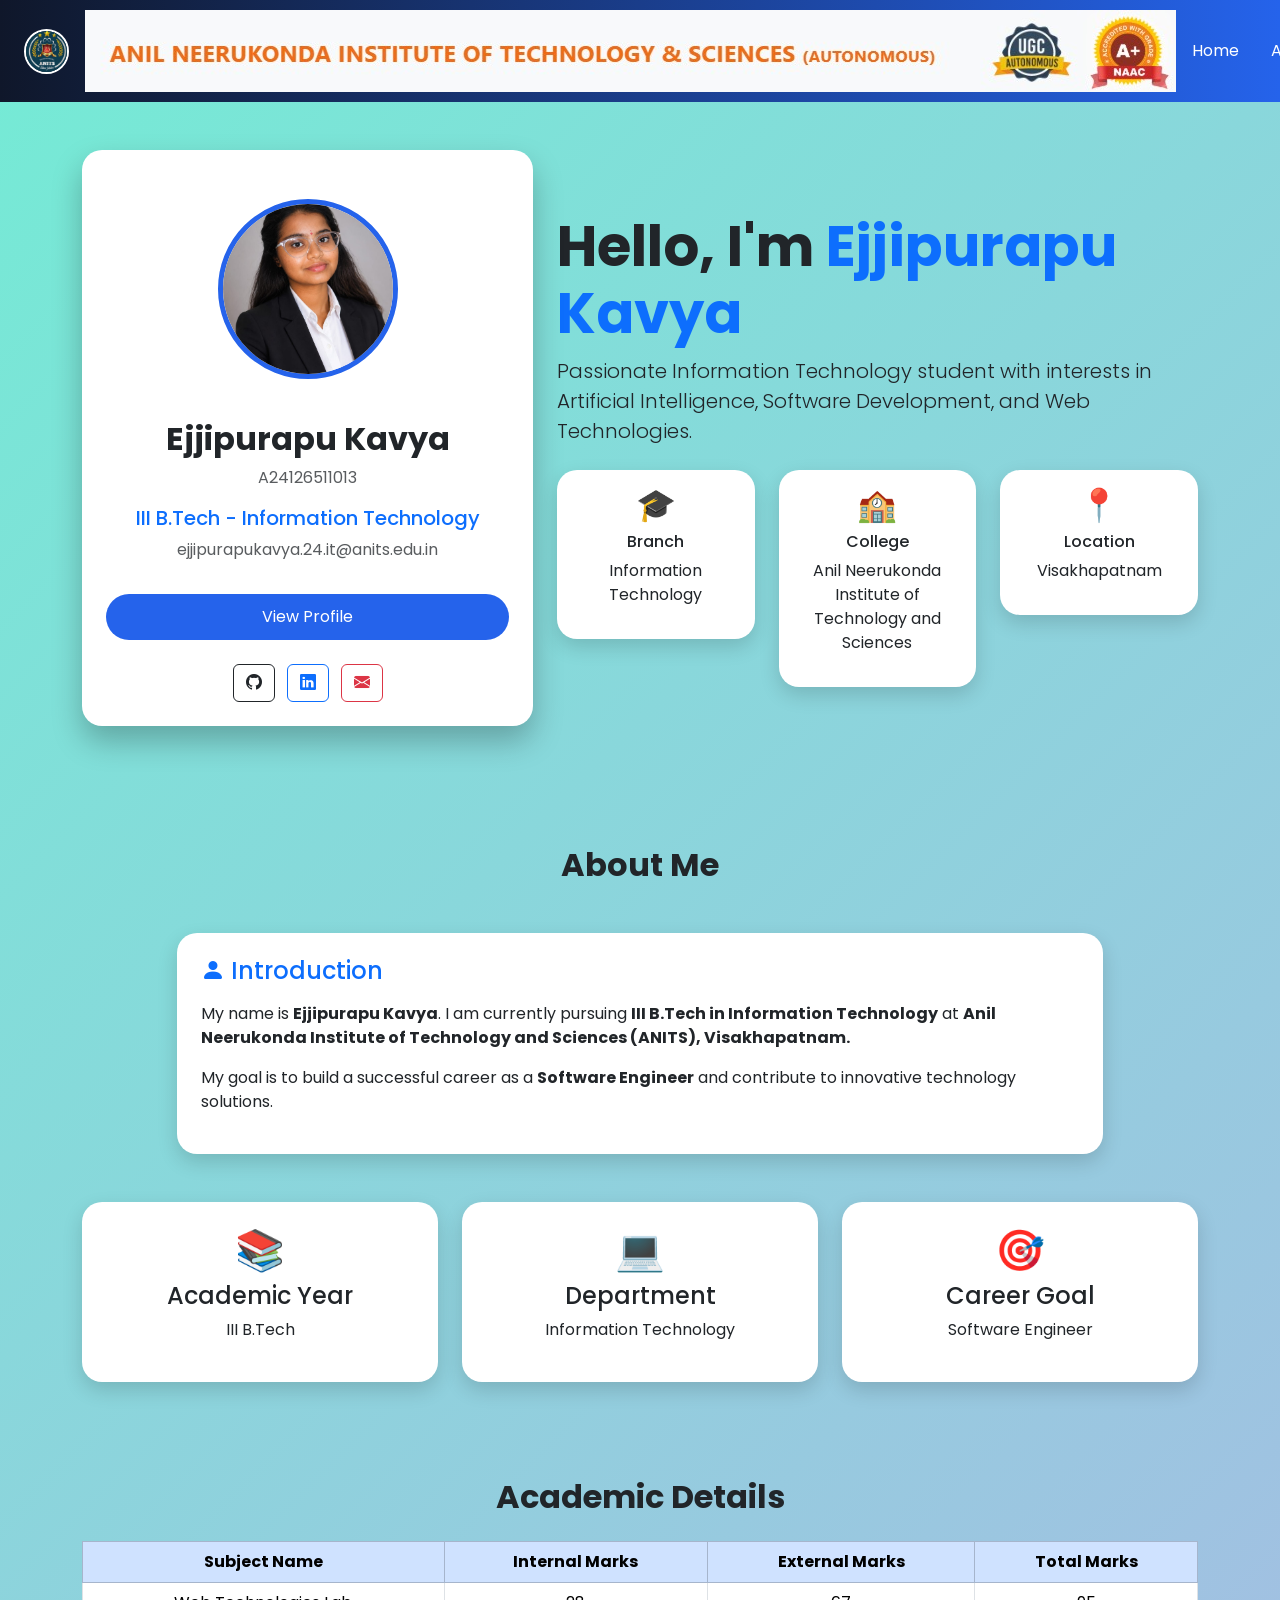
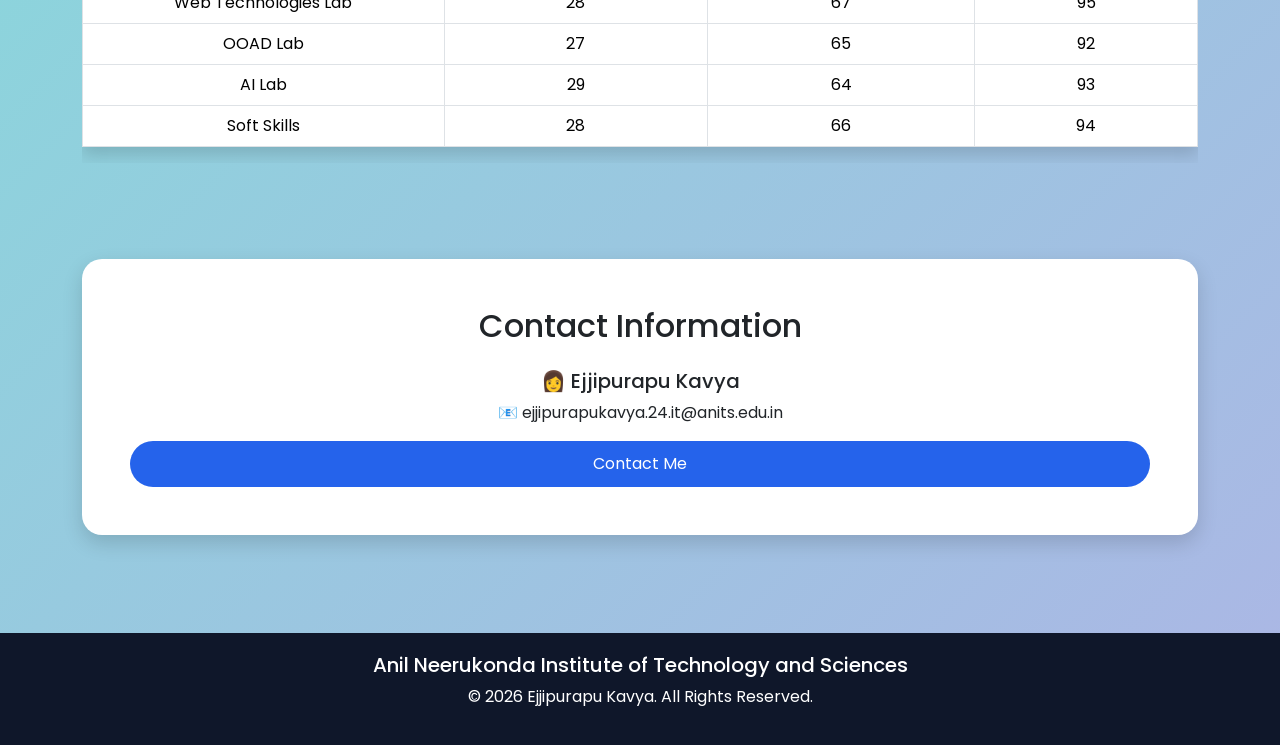
<file: Academic Marks/index.html>
<!DOCTYPE html>
<html lang="en">

<head>

<meta charset="UTF-8">

<meta name="viewport" content="width=device-width, initial-scale=1.0">

<title>Student Profile | Ejjipurapu Kavya</title>

<!-- Bootstrap CSS -->

<link href="https://cdn.jsdelivr.net/npm/bootstrap@5.3.3/dist/css/bootstrap.min.css" rel="stylesheet">

<!-- Bootstrap Icons -->

<link rel="stylesheet"
href="https://cdn.jsdelivr.net/npm/bootstrap-icons@1.11.3/font/bootstrap-icons.min.css">

<!-- External CSS -->

<link rel="stylesheet" href="style.css">

</head>

<body>

<!-- ================= NAVBAR ================= -->

<nav class="navbar navbar-expand-lg navbar-dark sticky-top">

<div class="container-fluid px-4">

<a class="navbar-brand d-flex align-items-center" href="#">

<img src="logo.png.jpeg" class="logo-img" alt="Logo">

</a>

<img src="about.png" class="banner-img" alt="ANITS Banner">

<button class="navbar-toggler"
type="button"
data-bs-toggle="collapse"
data-bs-target="#navbarNav">

<span class="navbar-toggler-icon"></span>

</button>

<div class="collapse navbar-collapse justify-content-end" id="navbarNav">

<ul class="navbar-nav">

<li class="nav-item">
<a class="nav-link active" href="#home">Home</a>
</li>

<li class="nav-item">
<a class="nav-link" href="#about">About</a>
</li>

<li class="nav-item">
<a class="nav-link" href="#Career">Career</a>
</li>


</ul>

</div>

</div>

</nav><!-- ================= HOME ================= -->

<section id="home" class="container py-5">

<div class="row align-items-center">

<!-- Profile Card -->

<div class="col-lg-5 mb-4">

<div class="card profile-card text-center p-4">

<img src="profile.jpg"

class="profile-img"

alt="Ejjipurapu Kavya">

<h2 class="fw-bold mt-3">

Ejjipurapu Kavya

</h2>
<p class="text-muted">

A24126511013

</p>


<h5 class="text-primary">

III B.Tech - Information Technology

</h5>


<p class="text-muted">

ejjipurapukavya.24.it@anits.edu.in

</p>

<button class="btn btn-custom mt-3">

View Profile

</button>

<!-- Social Icons -->

<div class="mt-4">

<a href="https://github.com/yourusername"

target="_blank"

class="btn btn-outline-dark me-2">

<i class="bi bi-github"></i>

</a>

<a href="#"

class="btn btn-outline-primary me-2">

<i class="bi bi-linkedin"></i>

</a>

<a href="mailto:ejjipurapukavya.24.it@anits.edu.in"

class="btn btn-outline-danger">

<i class="bi bi-envelope-fill"></i>

</a>

</div>

</div>

</div>

<!-- Introduction -->

<div class="col-lg-7">

<h1 class="display-4 fw-bold">

Hello,

I'm

<span class="text-primary">

Ejjipurapu Kavya

</span>

</h1>

<p class="lead">

Passionate Information Technology student with interests in

Artificial Intelligence,

Software Development,

and Web Technologies.

</p>

<div class="row mt-4">

<div class="col-md-4">

<div class="card info-card text-center p-3">

<h2>🎓</h2>

<h6>Branch</h6>

<p>Information Technology</p>

</div>

</div>

<div class="col-md-4">

<div class="card info-card text-center p-3">

<h2>🏫</h2>

<h6>College</h6>

<p>Anil Neerukonda Institute of Technology and Sciences </p>

</div>

</div>

<div class="col-md-4">

<div class="card info-card text-center p-3">

<h2>📍</h2>

<h6>Location</h6>

<p>Visakhapatnam</p>

</div>

</div>

</div>

</div>

</div>

</section>
<!-- ================= ABOUT ================= -->

<section id="about" class="container py-5">

    <h2 class="text-center fw-bold mb-5">
        About Me
    </h2>

    <div class="row justify-content-center">

        <div class="col-lg-10">

            <div class="card info-card p-4">

                <h4 class="text-primary mb-3">
                    <i class="bi bi-person-fill"></i>
                    Introduction
                </h4>

                <p>
                    My name is <strong>Ejjipurapu Kavya</strong>. I am currently
                    pursuing <strong>III B.Tech in Information Technology</strong>
                    at <strong>Anil Neerukonda Institute of Technology and
                    Sciences (ANITS), Visakhapatnam.</strong>
                </p>

                <p>
                    My goal is to build a successful career as a
                    <strong>Software Engineer</strong> and contribute to
                    innovative technology solutions.
                </p>

            </div>

        </div>

    </div>

</section>

<!-- ================= QUICK PROFILE ================= -->

<section class="container pb-5">

    <div class="row g-4">

        <div class="col-md-4">

            <div class="card info-card text-center p-4">

                <h1>📚</h1>

                <h4>Academic Year</h4>

                <p>III B.Tech</p>

            </div>

        </div>

        <div class="col-md-4">

            <div class="card info-card text-center p-4">

                <h1>💻</h1>

                <h4>Department</h4>

                <p>Information Technology</p>

            </div>

        </div>

        <div class="col-md-4">

            <div class="card info-card text-center p-4">

                <h1>🎯</h1>

                <h4>Career Goal</h4>

                <p>Software Engineer</p>

            </div>

        </div>

    </div>

</section>

<!-- ================= ACADEMIC DETAILS ================= -->

<section class="container py-5">

    <h2 class="text-center fw-bold mb-4">
        Academic Details
    </h2>

    <div class="table-responsive">

        <table class="table table-bordered table-hover text-center shadow">

            <thead class="table-primary">

                <tr>

                    <th>Subject Name</th>

                    <th>Internal Marks</th>

                    <th>External Marks</th>

                    <th>Total Marks</th>

                </tr>

            </thead>

            <tbody>

                <tr>

                    <td>Web Technologies Lab</td>

                    <td>28</td>

                    <td>67</td>

                    <td>95</td>

                </tr>

                <tr>

                    <td>OOAD Lab</td>

                    <td>27</td>

                    <td>65</td>

                    <td>92</td>

                </tr>

                <tr>

                    <td>AI Lab</td>

                    <td>29</td>

                    <td>64</td>

                    <td>93</td>

                </tr>

                <tr>

                    <td>Soft Skills</td>

                    <td>28</td>

                    <td>66</td>

                    <td>94</td>

                </tr>

            </tbody>

        </table>

    </div>

</section>

<!-- ================= CONTACT ================= -->

<section id="contact" class="container py-5">

    <div class="card info-card p-5 text-center">

        <h2 class="mb-4">

            Contact Information

        </h2>

        <h5>

            👩 Ejjipurapu Kavya

        </h5>

        <p>

            📧 ejjipurapukavya.24.it@anits.edu.in

        </p>

    

        <a href="mailto:ejjipurapukavya.24.it@anits.edu.in"

            class="btn btn-custom">

            Contact Me

        </a>

    </div>

</section>

<!-- ================= FOOTER ================= -->

<footer>

    <h5>

        Anil Neerukonda Institute of Technology and Sciences

    </h5>

    <p>

        © 2026 Ejjipurapu Kavya. All Rights Reserved.

    </p>

</footer>

<!-- Bootstrap JS -->

<script src="https://cdn.jsdelivr.net/npm/bootstrap@5.3.3/dist/js/bootstrap.bundle.min.js"></script>

</body>

</html>
</file>
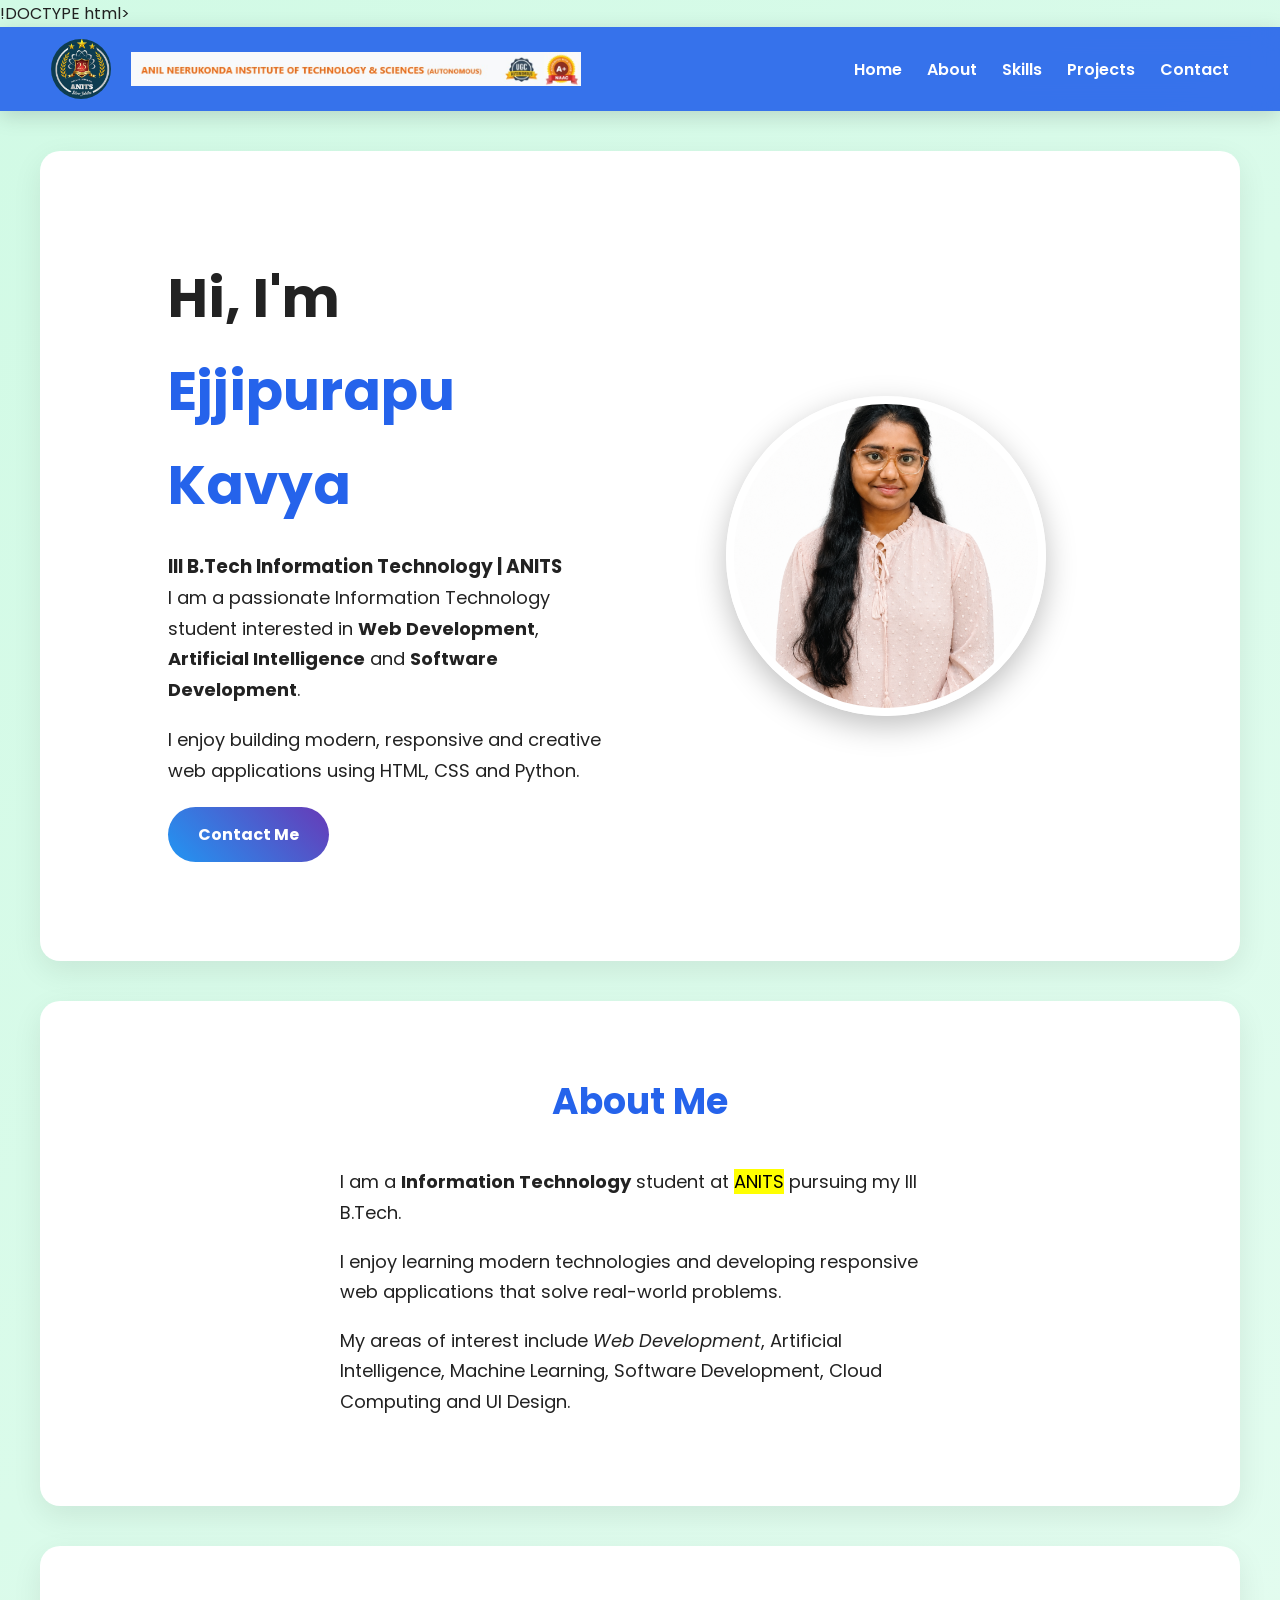
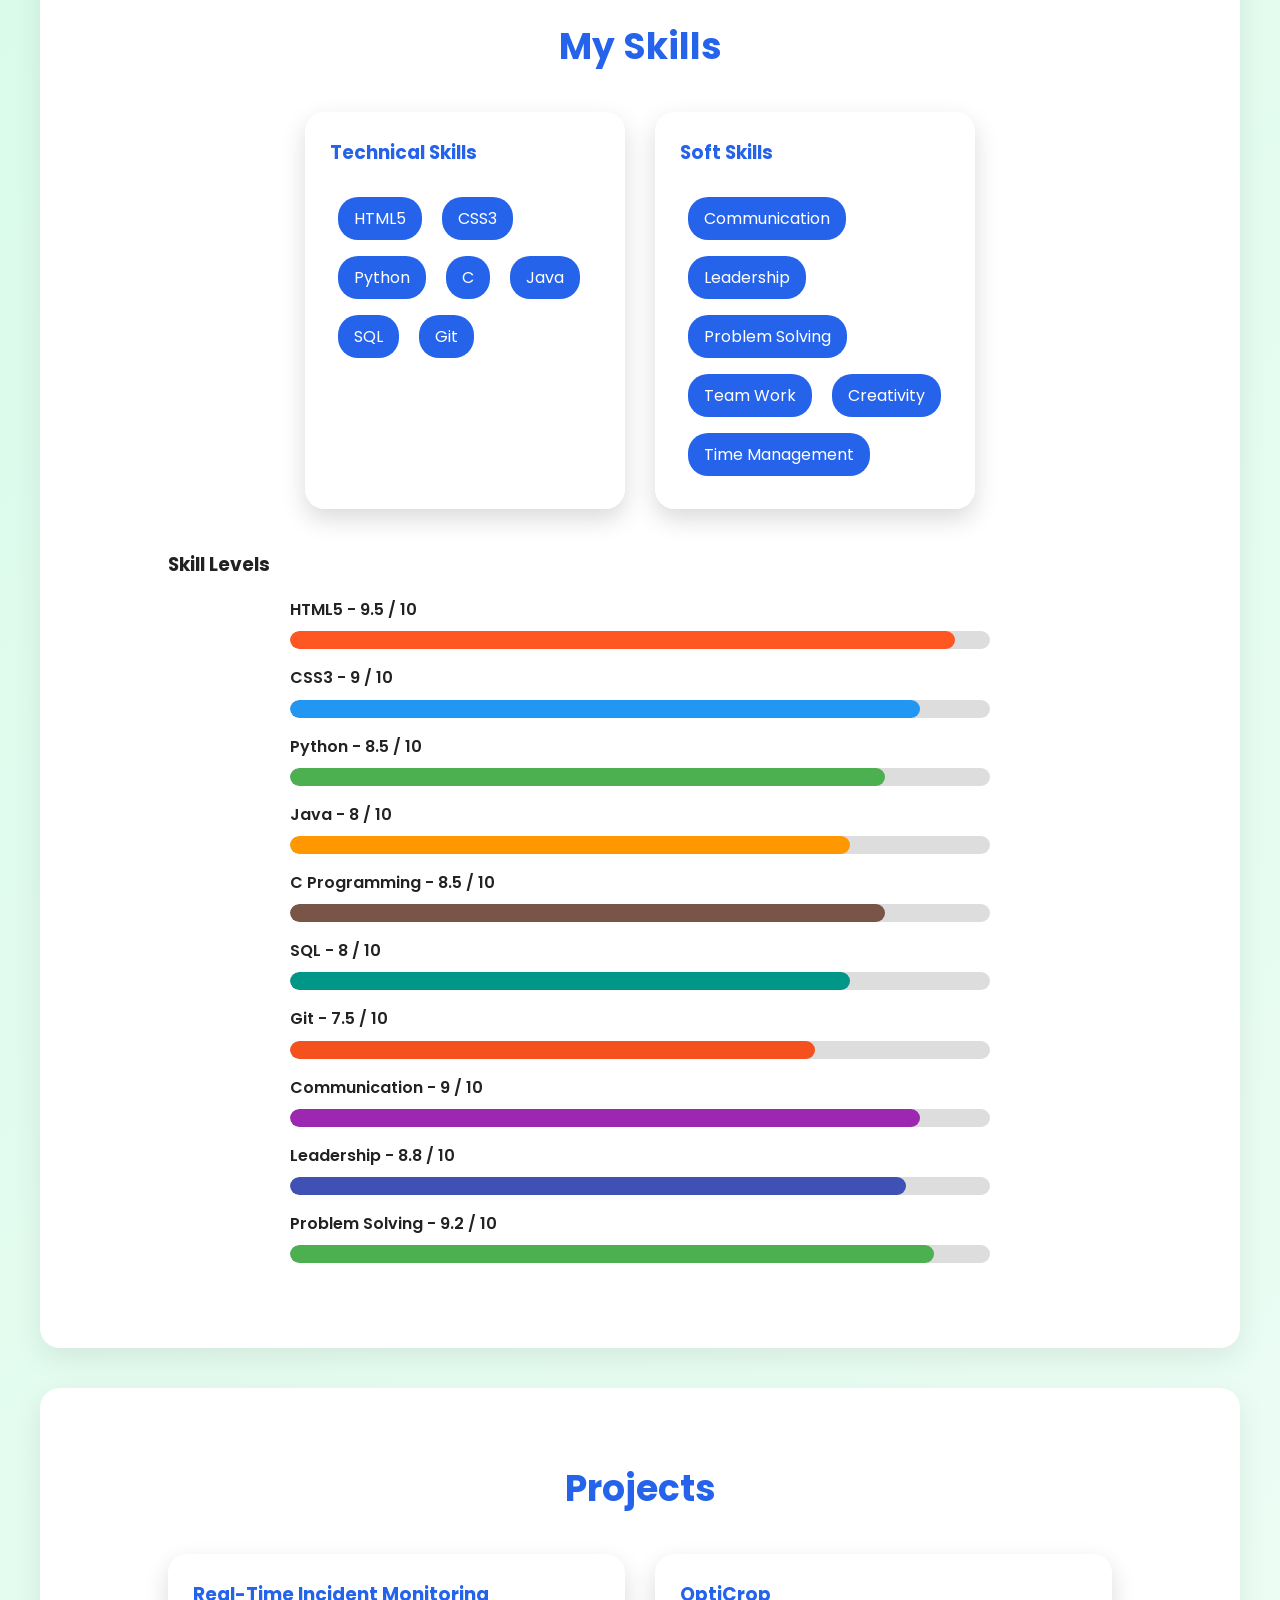
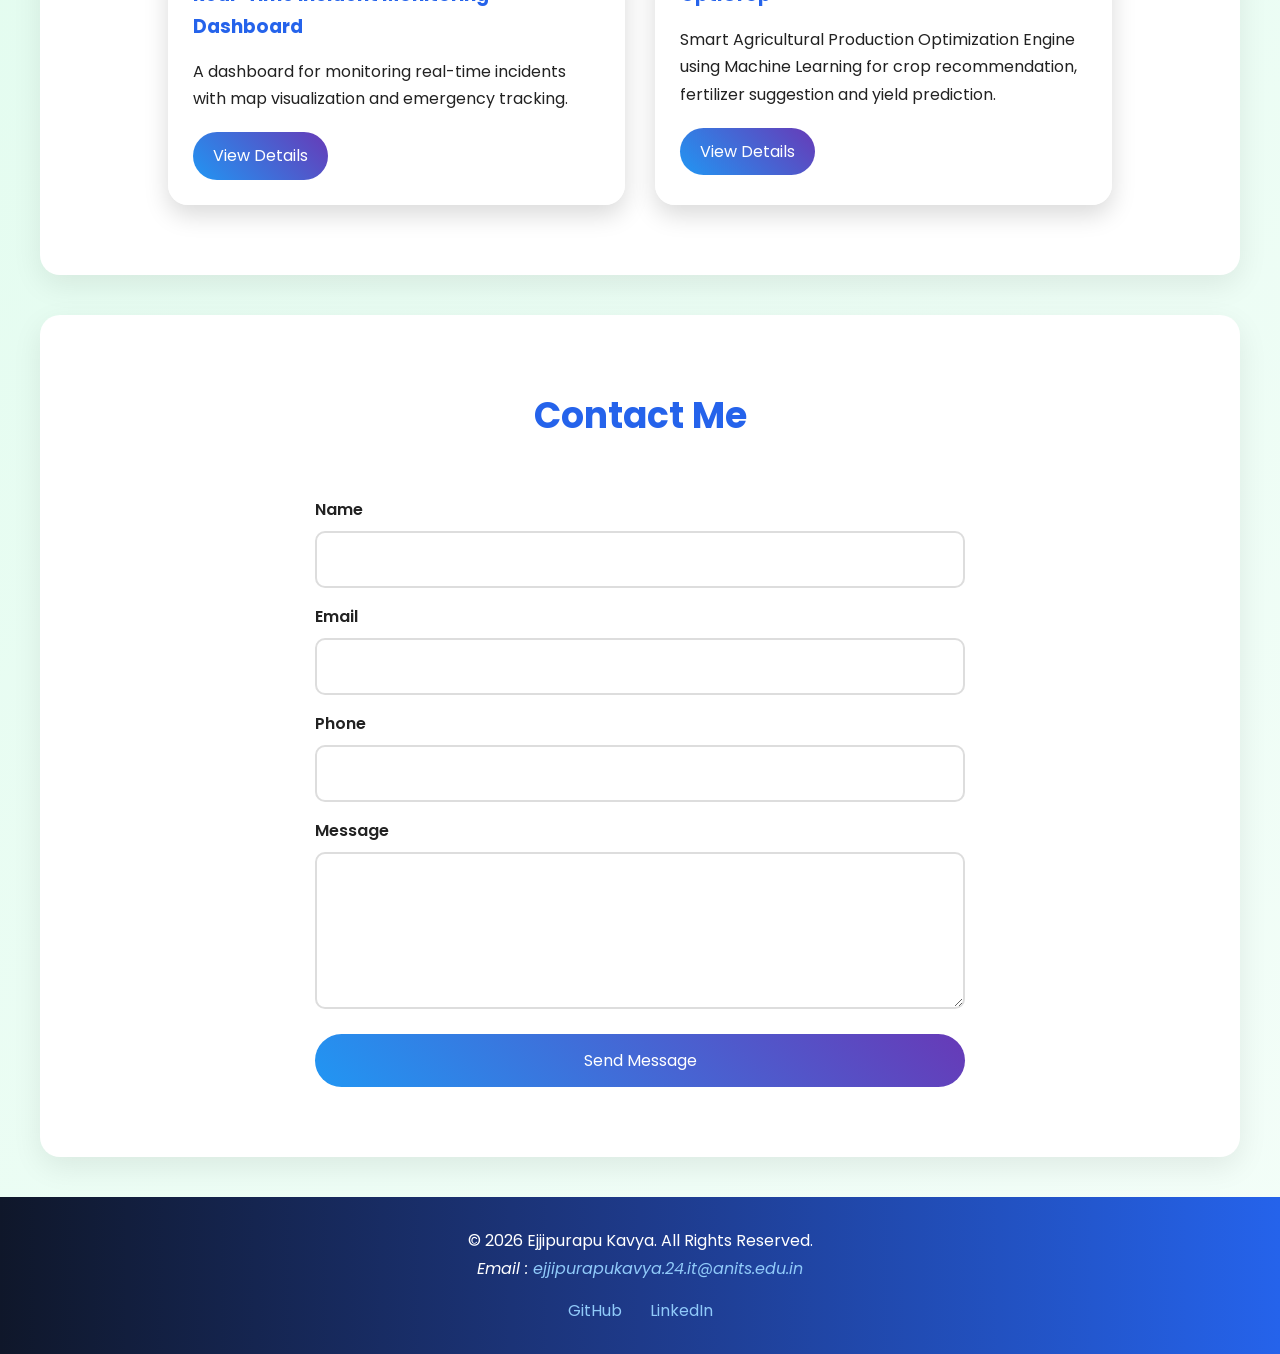
<file: My Portfolio/index.html>
!DOCTYPE html>
<html lang="en">

<head>

    <meta charset="UTF-8">

    <meta name="viewport" content="width=device-width, initial-scale=1.0">

    <title>Ejjipurapu Kavya | Portfolio</title>

    <link rel="stylesheet" href="style.css">

    <link href="https://fonts.googleapis.com/css2?family=Poppins:wght@300;400;600;700;800&display=swap"
        rel="stylesheet">

</head>

<body>

    <!-- =========================
         Navigation
    ========================== -->

    <header>
    <nav>

        <!-- Logo -->
        <div class="logo">
            <img src="logo.png.jpeg" alt="Logo">
        </div>

        <!-- ANITS Banner -->
        <img src="about.png" class="about-banner" alt="ANITS Banner">

        <!-- Navigation -->
        <ul>
            <li><a href="#home">Home</a></li>
            <li><a href="#about">About</a></li>
            <li><a href="#skills">Skills</a></li>
            <li><a href="#projects">Projects</a></li>
            <li><a href="#contact">Contact</a></li>
        </ul>

    </nav>
</header>

    <!-- =========================
            Hero Section
    ========================== -->

    <main>

        <section id="home" class="hero">

            <div class="hero-text">

                <h1>

                    Hi, I'm

                    <span>Ejjipurapu Kavya</span>

                </h1>

                <h3>

                    III B.Tech Information Technology | ANITS

                </h3>

                <p>

                    I am a passionate Information Technology student interested in
                    <strong>Web Development</strong>,
                    <strong>Artificial Intelligence</strong> and
                    <strong>Software Development</strong>.

                </p>

                <p>

                    I enjoy building modern, responsive and creative web
                    applications using HTML, CSS and Python.

                </p>

                <a href="#contact" class="btn">

                    Contact Me

                </a>

            </div>

            <div class="hero-image">

                <!-- Main Profile Photo -->
                <img src="profile.jpg.png" alt="Ejjipurapu Kavya">

            </div>

        </section>
        <!-- =========================
                ABOUT SECTION
        ========================== -->

        <section id="about">

            <h2>About Me</h2>

            <div class="about-container">

                                <!-- About Text -->

                <div class="about-text">

                    <p>

                        I am a <strong>Information Technology</strong> student
                        at <mark>ANITS</mark> pursuing my III B.Tech.

                    </p>

                    <p>

                        I enjoy learning modern technologies and developing
                        responsive web applications that solve real-world
                        problems.

                    </p>

                    <p>

                        My areas of interest include
                        <em>Web Development</em>,
                        Artificial Intelligence,
                        Machine Learning,
                        Software Development,
                        Cloud Computing and UI Design.

                    </p>

                </div>

            </div>

        </section>

        <!-- =========================
                SKILLS
        ========================== -->

        <section id="skills">

            <h2>My Skills</h2>

            <div class="skills-container">

                <div class="skill-box">

                    <h3>Technical Skills</h3>

                    <span>HTML5</span>
                    <span>CSS3</span>
                    <span>Python</span>
                    <span>C</span>
                    <span>Java</span>
                    <span>SQL</span>
                    <span>Git</span>

                </div>

                <div class="skill-box">

                    <h3>Soft Skills</h3>

                    <span>Communication</span>
                    <span>Leadership</span>
                    <span>Problem Solving</span>
                    <span>Team Work</span>
                    <span>Creativity</span>
                    <span>Time Management</span>

                </div>

            </div>

            <h3 class="progress-title">

                Skill Levels

            </h3>

            <div class="progress">

                <p>HTML5 - 9.5 / 10</p>

                <div class="bar">
                    <div class="html"></div>
                </div>

                <p>CSS3 - 9 / 10</p>

                <div class="bar">
                    <div class="css"></div>
                </div>

                <p>Python - 8.5 / 10</p>

                <div class="bar">
                    <div class="python"></div>
                </div>

                <p>Java - 8 / 10</p>

                <div class="bar">
                    <div class="java"></div>
                </div>

                <p>C Programming - 8.5 / 10</p>

                <div class="bar">
                    <div class="c"></div>
                </div>

                <p>SQL - 8 / 10</p>

                <div class="bar">
                    <div class="sql"></div>
                </div>

                <p>Git - 7.5 / 10</p>

                <div class="bar">
                    <div class="git"></div>
                </div>

                <p>Communication - 9 / 10</p>

                <div class="bar">
                    <div class="communication"></div>
                </div>

                <p>Leadership - 8.8 / 10</p>

                <div class="bar">
                    <div class="leadership"></div>
                </div>

                <p>Problem Solving - 9.2 / 10</p>

                <div class="bar">
                    <div class="problem"></div>
                </div>

            </div>

        </section>
<!-- PROJECTS -->

<section id="projects">

<h2>Projects</h2>

<div class="project-grid">

<div class="card">

<h3>Real-Time Incident Monitoring Dashboard</h3>

<p>

A dashboard for monitoring real-time incidents with map
visualization and emergency tracking.

</p>

<a href="#">View Details</a>

</div>

<div class="card">

<h3>OptiCrop</h3>

<p>

Smart Agricultural Production Optimization Engine using
Machine Learning for crop recommendation, fertilizer
suggestion and yield prediction.

</p>

<a href="#">View Details</a>

</div>

</div>
</section>

<!-- CONTACT -->

<section id="contact">

<h2>Contact Me</h2>

<form>

<label for="name">Name</label>
<input type="text" id="name" required>

<label for="email">Email</label>
<input type="email" id="email" required>

<label for="phone">Phone</label>
<input type="tel" id="phone">

<label for="message">Message</label>

<textarea id="message" rows="5"></textarea>

<button type="submit">
Send Message
</button>

</form>

</section>

</main>

<!-- FOOTER -->

<footer>

<p>

© 2026 Ejjipurapu Kavya. All Rights Reserved.

</p>

<address>

Email :

<a href="mailto:ejjipurapukavya.24.it@anits.edu.in">

ejjipurapukavya.24.it@anits.edu.in

</a>

</address>

<div class="social">

<a href="https://github.com/yourusername" target="_blank">
GitHub
</a>

<a href="#" target="_blank">
LinkedIn
</a>

</div>

</footer>

</body>
</html>
</file>
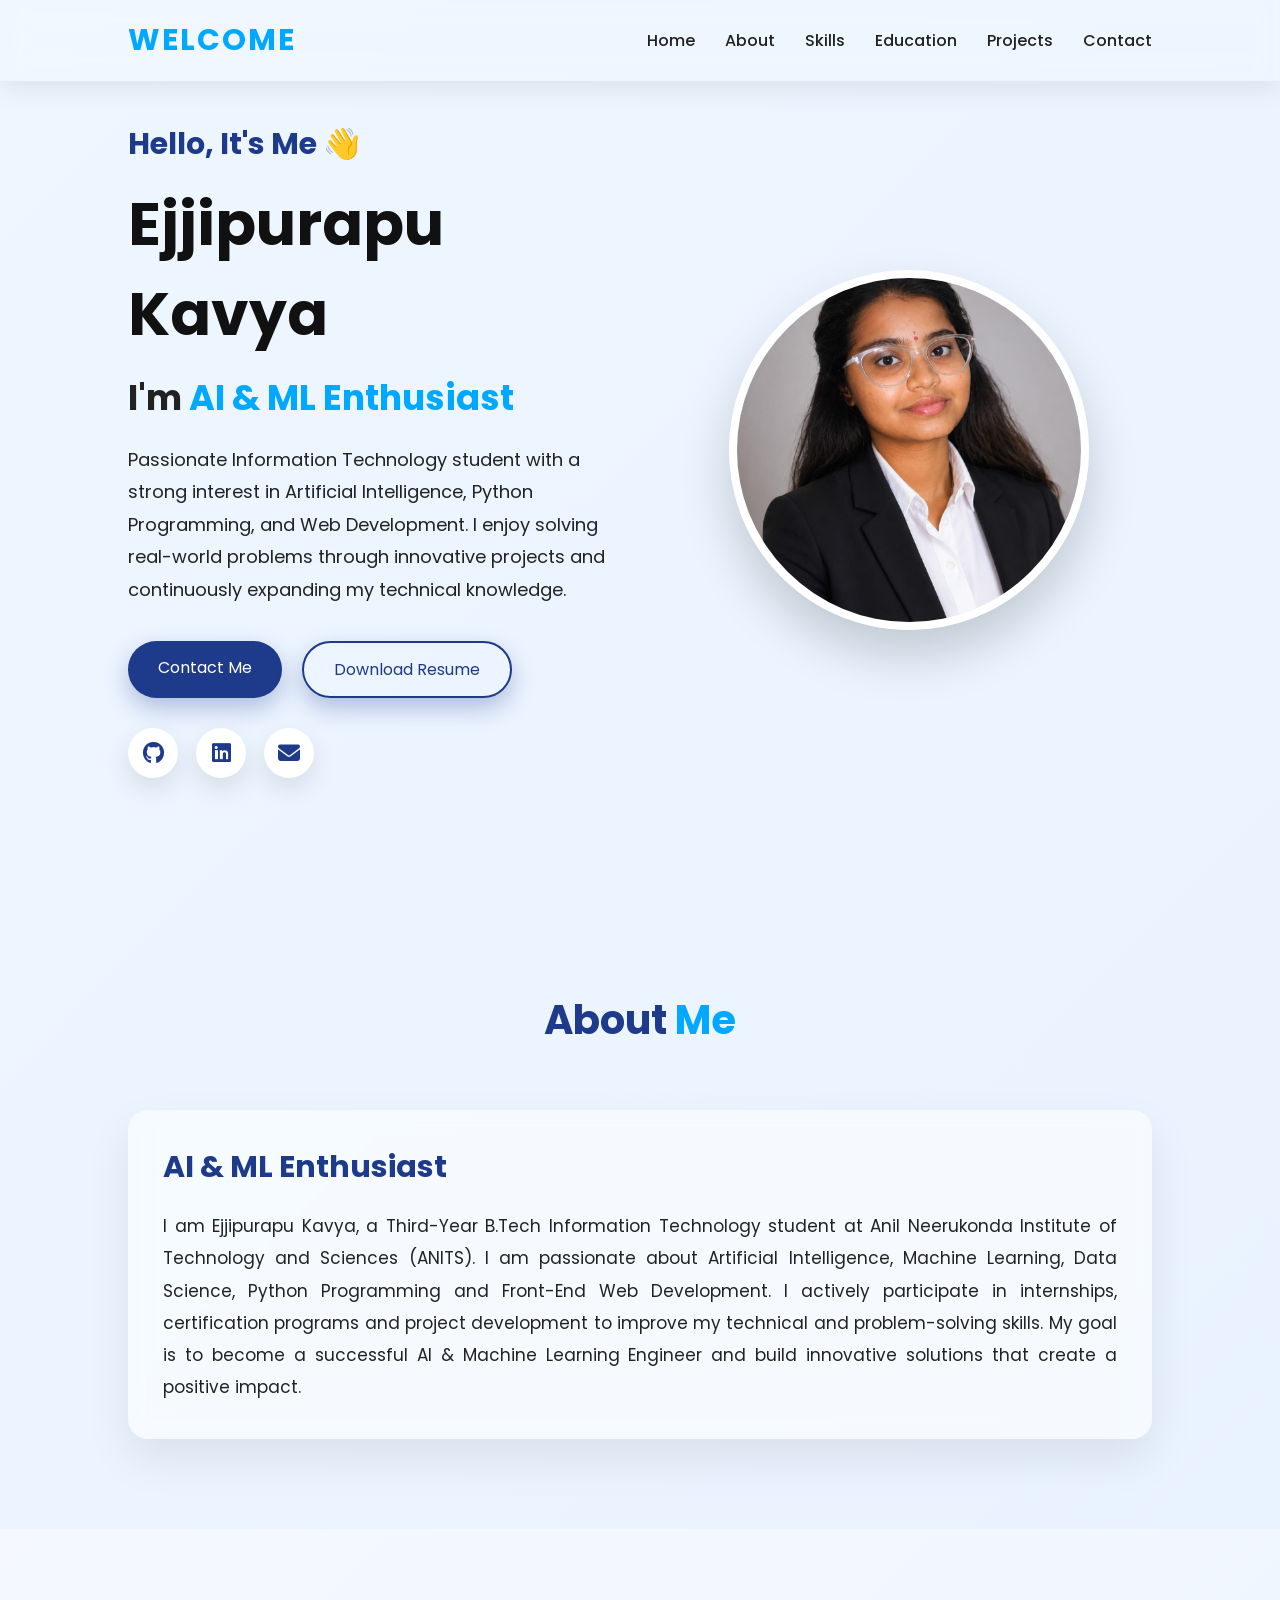
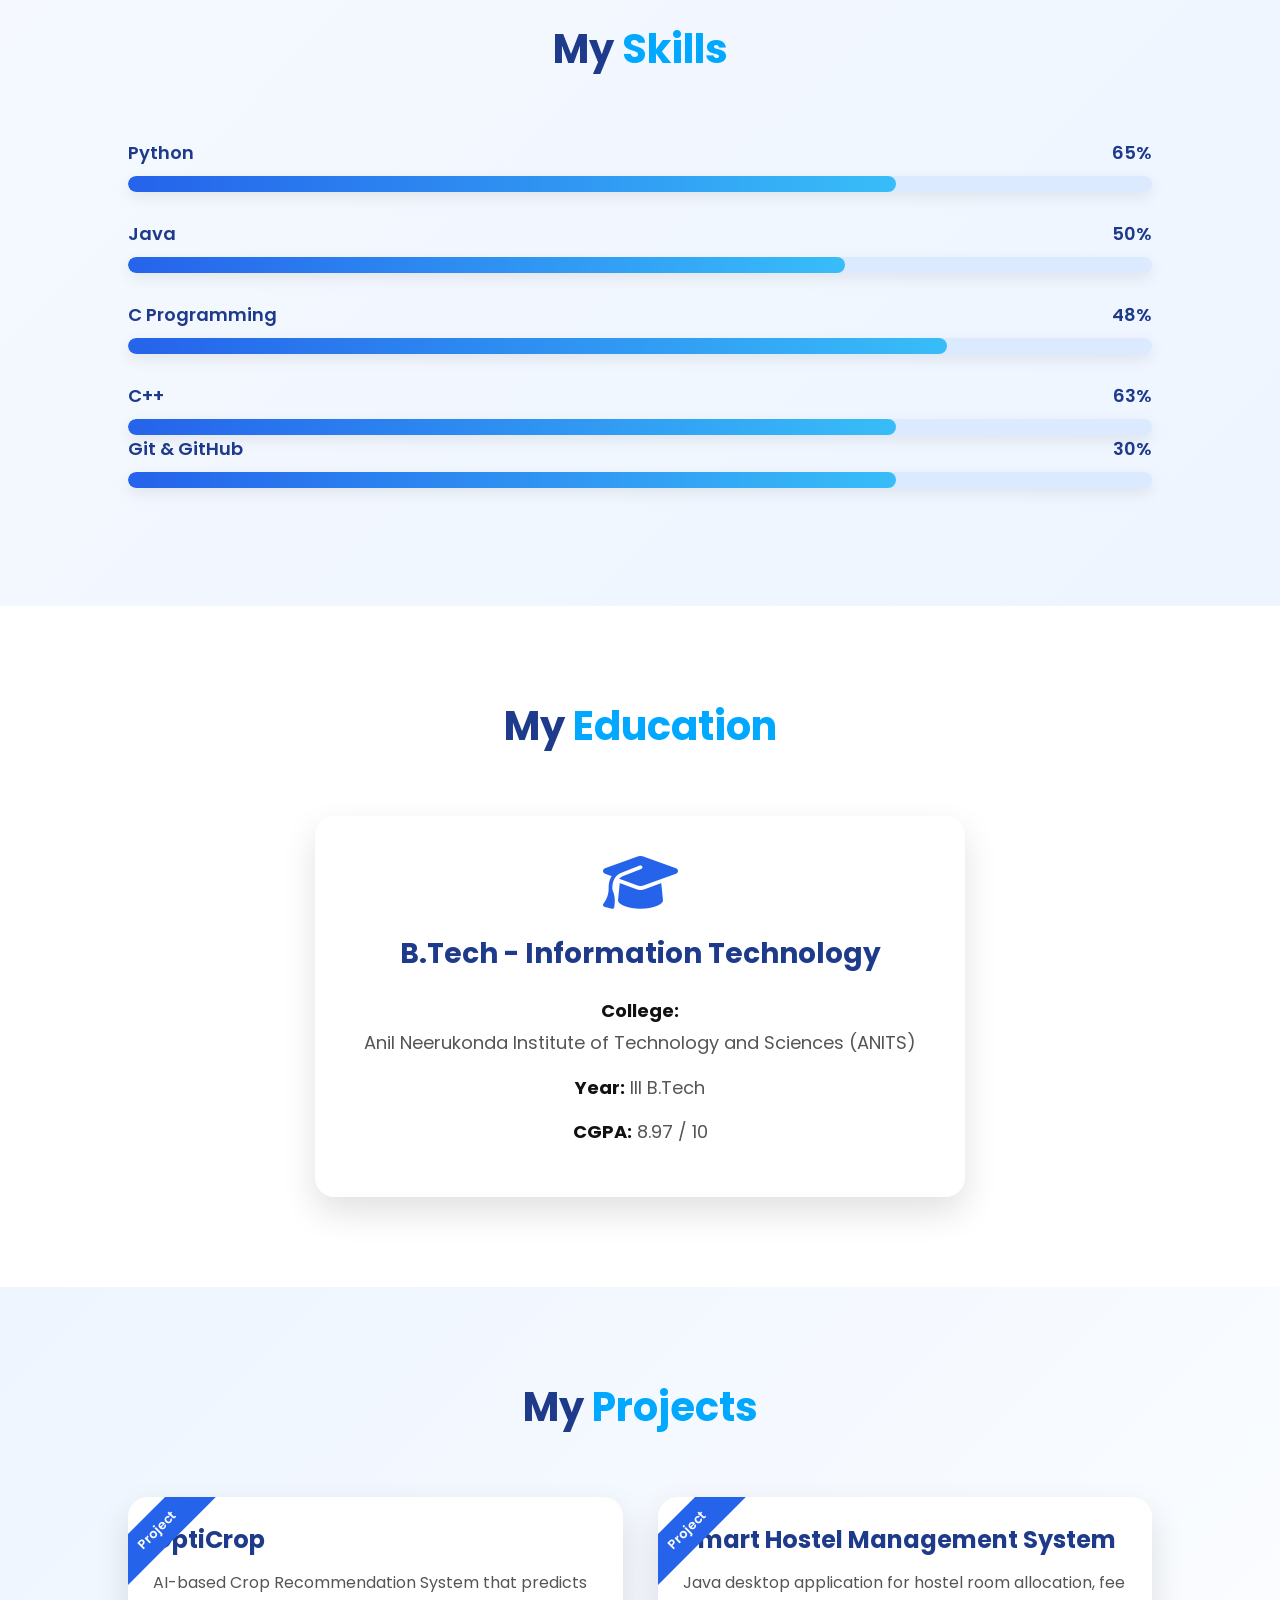
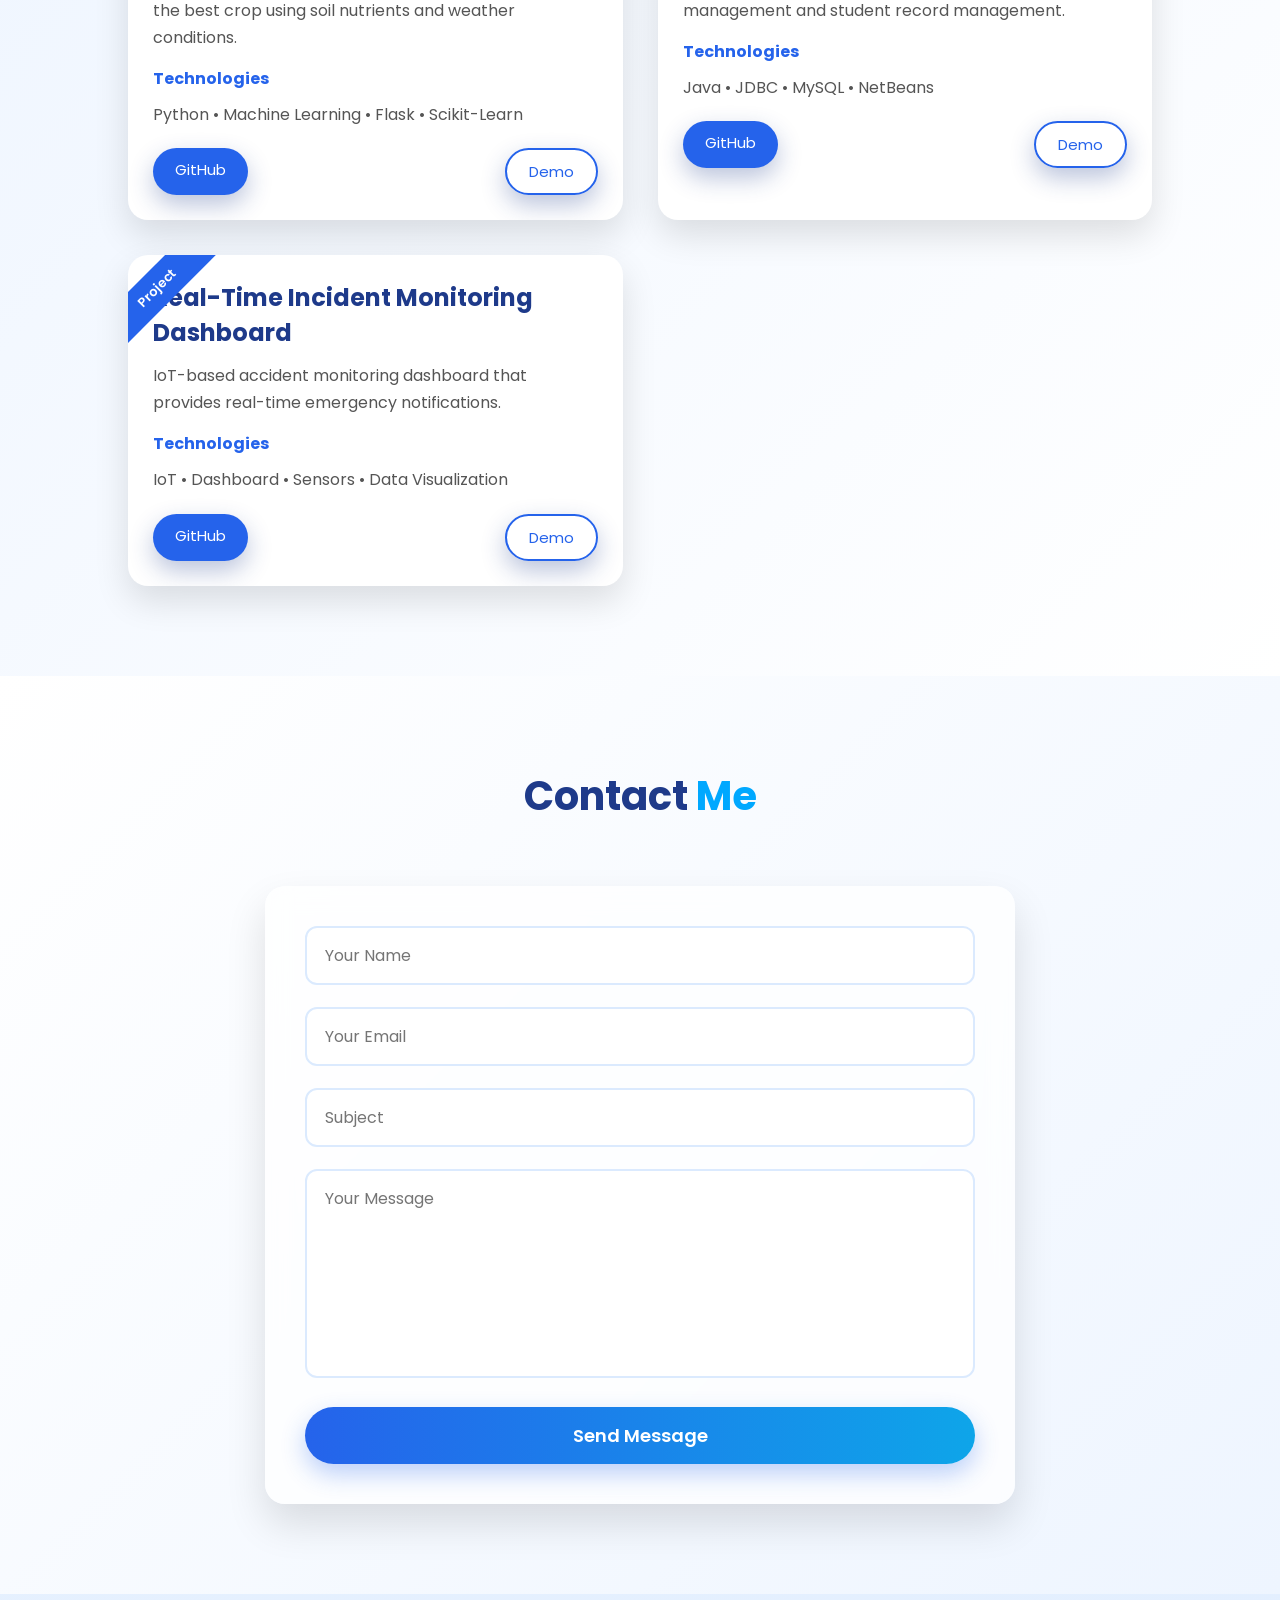
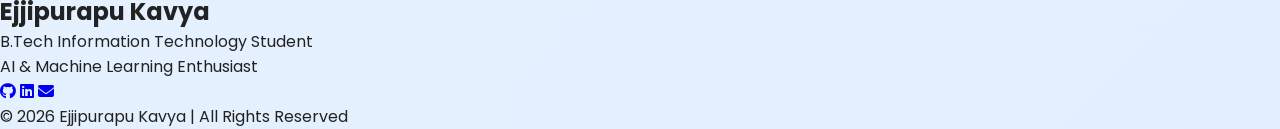
<file: Personal Portfoliio website2/index.html>
<!DOCTYPE html>
<html lang="en">

<head>
    <meta charset="UTF-8">
    <meta name="viewport" content="width=device-width, initial-scale=1.0">
    <title>Ejjipurapu Kavya | Portfolio</title>

    <!-- CSS -->
    <link rel="stylesheet" href="style.css">

    <!-- Font Awesome -->
    <link rel="stylesheet"
        href="https://cdnjs.cloudflare.com/ajax/libs/font-awesome/6.6.0/css/all.min.css">

    <!-- Google Fonts -->
    <link
        href="https://fonts.googleapis.com/css2?family=Poppins:wght@300;400;500;600;700&display=swap"
        rel="stylesheet">
</head>

<body>

    <!-- ================= NAVBAR ================= -->

    <header>

        <nav class="navbar">
            <div class="logo">
                <span>WELCOME</span>
            </div>



            <ul class="nav-links">

                <li><a href="#home">Home</a></li>

                <li><a href="#about">About</a></li>

                <li><a href="#skills">Skills</a></li>

                <li><a href="#education">Education</a></li>

                <li><a href="#projects">Projects</a></li>

                <li><a href="#contact">Contact</a></li>

            </ul>

        </nav>

    </header>

    <!-- ================= HOME ================= -->

    <section class="home" id="home">

        <div class="home-content">

            <h3>Hello, It's Me 👋</h3>

            <h1>Ejjipurapu Kavya</h1>

            <h2>
                I'm
                <span id="typing"></span>
            </h2>

            <p>

                Passionate Information Technology student with a strong interest
                in Artificial Intelligence, Python Programming,
                and Web Development. I enjoy solving real-world
                problems through innovative projects and continuously expanding
                my technical knowledge.

            </p>

            <div class="home-buttons">

                <a href="#contact" class="btn">
                    Contact Me
                </a>

                <a href="#" class="btn btn2">
                    Download Resume
                </a>

            </div>

            <div class="social-icons">

                <a href="#">
                    <i class="fab fa-github"></i>
                </a>

                <a href="#">
                    <i class="fab fa-linkedin"></i>
                </a>

                <a href="mailto:yourmail@example.com">
                    <i class="fas fa-envelope"></i>
                </a>

            </div>

        </div>

        <div class="home-image">

           <img src="profile.jpg" alt="Ejjipurapu Kavya">


        </div>

    </section>

    <!-- ================= ABOUT ================= -->

    <section id="about">

        <h2 class="heading">
            About <span>Me</span>
        </h2>

        <div class="about-container">
            

            <div class="about-text">

                <h3>AI & ML Enthusiast</h3>

                <p>

                    I am Ejjipurapu Kavya, a Third-Year B.Tech Information
                    Technology student at Anil Neerukonda Institute of Technology
                    and Sciences (ANITS).

                    I am passionate about Artificial Intelligence,
                    Machine Learning, Data Science, Python Programming
                    and Front-End Web Development.

                    I actively participate in internships,
                    certification programs and project development
                    to improve my technical and problem-solving skills.

                    My goal is to become a successful AI & Machine
                    Learning Engineer and build innovative solutions
                    that create a positive impact.

                </p>

            </div>

        </div>

    </section>

    <!-- ================= SKILLS ================= -->

    <section id="skills">

        <h2 class="heading">
            My <span>Skills</span>
        </h2>

                   </div>

            <div class="skill">

                <p>Python <span>65%</span></p>

                <div class="progress">
                    <div class="python"></div>
                </div>

            </div>

            <div class="skill">

                <p>Java <span>50%</span></p>

                <div class="progress">
                    <div class="java"></div>
                </div>

            </div>

            </div>

            <div class="skill">

                <p>C Programming <span>48%</span></p>

                <div class="progress">
                    <div class="c"></div>
                </div>

            </div>

            <div class="skill">

                <p>C++ <span>63%</span></p>

                <div class="progress">
                    <div class="cpp"></div>
                </div>

            <div class="skill">

                <p>Git & GitHub <span>30%</span></p>

                <div class="progress">
                    <div class="git"></div>
                </div>

            </div>

        </div>

    </section>

    <!-- ========= CONTINUE IN PART 2 ========= -->
    <!-- ================= EDUCATION ================= -->

    <section id="education">

        <h2 class="heading">
            My <span>Education</span>
        </h2>

        <div class="education-container">

            <div class="education-card">

                <i class="fas fa-graduation-cap"></i>

                <h3>B.Tech - Information Technology</h3>

                <p>
                    <strong>College:</strong><br>
                    Anil Neerukonda Institute of Technology and Sciences (ANITS)
                </p>

                <p>
                    <strong>Year:</strong> III B.Tech
                </p>

                <p>
                    <strong>CGPA:</strong> 8.97 / 10
                </p>

            </div>

        </div>

    </section>

    <!-- ================= PROJECTS ================= -->

    <section id="projects">

        <h2 class="heading">
            My <span>Projects</span>
        </h2>

        <div class="project-container">

            <!-- Project 1 -->

            <div class="project-card">

               

                <div class="project-content">

                    <h3>OptiCrop</h3>

                    <p>
                        AI-based Crop Recommendation System that predicts the
                        best crop using soil nutrients and weather conditions.
                    </p>

                    <h4>Technologies</h4>

                    <p>Python • Machine Learning • Flask • Scikit-Learn</p>

                    <div class="project-buttons">

                        <a href="#" class="btn">GitHub</a>

                        <a href="#" class="btn btn2">Demo</a>

                    </div>

                </div>

            </div>

            <!-- Project 2 -->

            <div class="project-card">

               

                <div class="project-content">

                    <h3>Smart Hostel Management System</h3>

                    <p>
                        Java desktop application for hostel room allocation,
                        fee management and student record management.
                    </p>

                    <h4>Technologies</h4>

                    <p>Java • JDBC • MySQL • NetBeans</p>

                    <div class="project-buttons">

                        <a href="#" class="btn">GitHub</a>

                        <a href="#" class="btn btn2">Demo</a>

                    </div>

                </div>

            </div>

            <!-- Project 3 -->

            <div class="project-card">


                <div class="project-content">

                    <h3>Real-Time Incident Monitoring Dashboard</h3>

                    <p>
                        IoT-based accident monitoring dashboard that provides
                        real-time emergency notifications.
                    </p>

                    <h4>Technologies</h4>

                    <p>IoT • Dashboard • Sensors • Data Visualization</p>

                    <div class="project-buttons">

                        <a href="#" class="btn">GitHub</a>

                        <a href="#" class="btn btn2">Demo</a>

                    </div>

                </div>

            </div>

        </div>

    </section>

    <!-- ================= CONTACT ================= -->

    <section id="contact">

        <h2 class="heading">
            Contact <span>Me</span>
        </h2>

        <form id="contactForm">

            <div class="input-box">

                <input
                    type="text"
                    id="name"
                    placeholder="Your Name">

                <small id="nameError"></small>

            </div>

            <div class="input-box">

                <input
                    type="email"
                    id="email"
                    placeholder="Your Email">

                <small id="emailError"></small>

            </div>

            <div class="input-box">

                <input
                    type="text"
                    id="subject"
                    placeholder="Subject">

                <small id="subjectError"></small>

            </div>

            <div class="input-box">

                <textarea
                    id="message"
                    rows="7"
                    placeholder="Your Message"></textarea>

                <small id="messageError"></small>

            </div>

            <button
                type="submit"
                class="btn">

                Send Message

            </button>

        </form>

    </section>

    <!-- ================= FOOTER ================= -->

    <footer>

        <h2>Ejjipurapu Kavya</h2>

        <p>
            B.Tech Information Technology Student <br>
            AI & Machine Learning Enthusiast
        </p>

        <div class="footer-icons">

            <a href="#">
                <i class="fab fa-github"></i>
            </a>

            <a href="#">
                <i class="fab fa-linkedin"></i>
            </a>

            <a href="mailto:yourmail@example.com">
                <i class="fas fa-envelope"></i>
            </a>

        </div>

        <p class="copyright">
            © 2026 Ejjipurapu Kavya | All Rights Reserved
        </p>

    </footer>

    <!-- ================= JAVASCRIPT ================= -->

    <script src="script.js"></script>

</body>

</html>
</file>
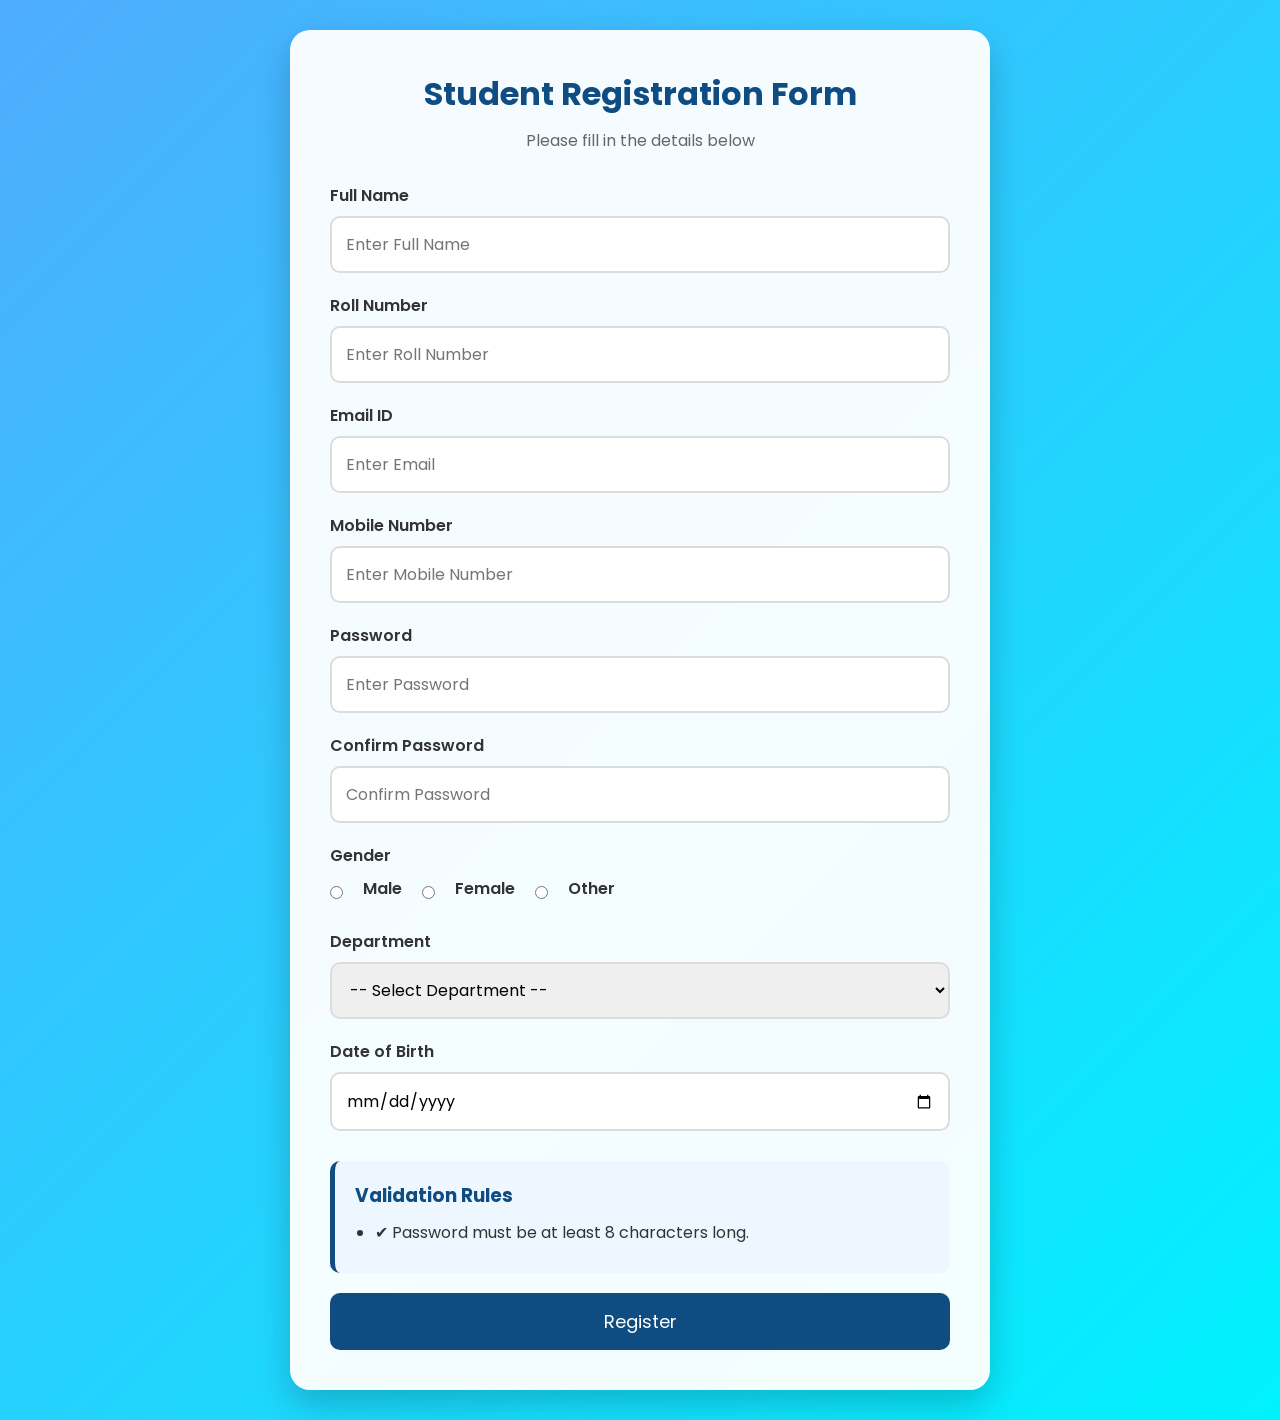
<file: Student Registration/index.html>
<!DOCTYPE html>
<html lang="en">

<head>
    <meta charset="UTF-8">
    <meta name="viewport" content="width=device-width, initial-scale=1.0">
    <title>Student Registration Form</title>

    <link rel="stylesheet" href="style.css">

    <!-- Google Font -->
    <link href="https://fonts.googleapis.com/css2?family=Poppins:wght@300;400;500;600;700&display=swap"
        rel="stylesheet">

    <!-- Font Awesome -->
    <link rel="stylesheet"
        href="https://cdnjs.cloudflare.com/ajax/libs/font-awesome/6.6.0/css/all.min.css">

</head>

<body>

    <div class="container">

        <div class="form-box">

            <h1>Student Registration Form</h1>

            <p>Please fill in the details below</p>

            <form id="registrationForm">

                <!-- Full Name -->

                <div class="input-box">

                    <label>Full Name</label>

                    <input type="text"
                        id="fullname"
                        placeholder="Enter Full Name">

                    <small id="fullnameError"></small>

                </div>

                <!-- Roll Number -->

                <div class="input-box">

                    <label>Roll Number</label>

                    <input type="text"
                        id="rollnumber"
                        placeholder="Enter Roll Number">

                    <small id="rollError"></small>

                </div>

                <!-- Email -->

                <div class="input-box">

                    <label>Email ID</label>

                    <input type="email"
                        id="email"
                        placeholder="Enter Email">

                    <small id="emailError"></small>

                </div>

                <!-- Mobile -->

                <div class="input-box">

                    <label>Mobile Number</label>

                    <input type="text"
                        id="mobile"
                        placeholder="Enter Mobile Number">

                    <small id="mobileError"></small>

                </div>

                <!-- Password -->

                <div class="input-box">

                    <label>Password</label>

                    <input type="password"
                        id="password"
                        placeholder="Enter Password">

                    <small id="passwordError"></small>

                </div>

                <!-- Confirm Password -->

                <div class="input-box">

                    <label>Confirm Password</label>

                    <input type="password"
                        id="confirmPassword"
                        placeholder="Confirm Password">

                    <small id="confirmPasswordError"></small>

                </div>

                <!-- Gender -->

                <div class="input-box">

                    <label>Gender</label>

                    <div class="gender">

                        <input type="radio"
                            name="gender"
                            id="male"
                            value="Male">

                        <label for="male">Male</label>

                        <input type="radio"
                            name="gender"
                            id="female"
                            value="Female">

                        <label for="female">Female</label>

                        <input type="radio"
                            name="gender"
                            id="other"
                            value="Other">

                        <label for="other">Other</label>

                    </div>

                    <small id="genderError"></small>

                </div>

                <!-- Department -->

                <div class="input-box">

                    <label>Department</label>

                    <select id="department">

                        <option value="">-- Select Department --</option>

                        <option>CSE</option>

                        <option>IT</option>

                        <option>ECE</option>

                        <option>EEE</option>

                        <option>Mechanical</option>

                        <option>Civil</option>

                    </select>

                    <small id="departmentError"></small>

                </div>

                <!-- Date of Birth -->

                <div class="input-box">

                    <label>Date of Birth</label>

                    <input type="date"
                        id="dob">

                    <small id="dobError"></small>

                </div>

                <!-- Validation Rules -->

                <div class="rules">

                    <h3>Validation Rules</h3>

                    <ul>

         
                        <li>✔ Password must be at least 8 characters long.</li>

                    </ul>

                </div>

                <button type="submit">

                    Register

                </button>

            </form>

        </div>

    </div>

    <script src="script.js"></script>

</body>

</html>
</file>
<file: Academic Marks/style.css>
/* Google Font */
@import url('https://fonts.googleapis.com/css2?family=Poppins:wght@300;400;600;700&display=swap');

*{
    margin:0;
    padding:0;
    box-sizing:border-box;
    font-family:'Poppins',sans-serif;
}

body{
    background:linear-gradient(135deg,#74ebd5,#ACB6E5);
    min-height:100vh;
}

/* ================= NAVBAR ================= */

.navbar{
    background:linear-gradient(90deg,#0f172a,#2563eb);
    padding:10px 0;
}

.navbar-brand{
    font-weight:bold;
    font-size:25px;
    display:flex;
    align-items:center;
}

/* Logo */

.logo{
    margin-left:15px;
}

.logo-img{
    width:45px;
    height:45px;
    border-radius:50%;
    object-fit:cover;
    border:2px solid white;
    transition:0.4s;
}

.logo-img:hover{
    transform:scale(1.1) rotate(5deg);
}

/* Banner */

.about-banner{
    width:120px;
    height:45px;
    object-fit:cover;
    border-radius:8px;
    margin-left:20px;
    border:2px solid white;
    transition:0.4s;
}

.about-banner:hover{
    transform:scale(1.05);
    box-shadow:0 5px 15px rgba(255,255,255,.5);
}

.nav-link{
    color:white !important;
    margin:0 8px;
    transition:.3s;
}

.nav-link:hover{
    color:#ffd54f !important;
}

/* ================= PROFILE CARD ================= */

.profile-card{
    border:none;
    border-radius:20px;
    overflow:hidden;
    box-shadow:0 15px 30px rgba(0,0,0,.25);
    animation:slideUp 1s ease;
    transition:.4s;
}

.profile-card:hover{
    transform:translateY(-10px);
    box-shadow:0 20px 35px rgba(0,0,0,.3);
}

/* Profile Image */

.profile-img{
    width:180px;
    height:180px;
    border-radius:50%;
    object-fit:cover;
    margin:25px auto;
    display:block;
    border:5px solid #2563eb;
    animation:float 3s infinite ease-in-out;
}

/* ================= BUTTON ================= */

.btn-custom{
    background:#2563eb;
    color:white;
    border-radius:30px;
    padding:10px 25px;
    transition:.4s;
}

.btn-custom:hover{
    background:#1d4ed8;
    color:white;
    transform:scale(1.08);
}

/* ================= TABLE ================= */

.table{
    animation:fadeIn 1.5s;
}

.table thead{
    background:#2563eb;
    color:white;
}

.table tbody tr:hover{
    background:#dbeafe;
    transition:.3s;
}

/* ================= INFO CARD ================= */

.info-card{
    border:none;
    border-radius:20px;
    box-shadow:0 8px 20px rgba(0,0,0,.15);
    transition:.4s;
}

.info-card:hover{
    transform:translateY(-8px);
}

/* ================= FOOTER ================= */

footer{
    background:#0f172a;
    color:white;
    padding:20px;
    text-align:center;
    margin-top:50px;
}

/* ================= ANIMATIONS ================= */

@keyframes float{

0%{
transform:translateY(0);
}

50%{
transform:translateY(-12px);
}

100%{
transform:translateY(0);
}

}

@keyframes slideUp{

from{
opacity:0;
transform:translateY(80px);
}

to{
opacity:1;
transform:translateY(0);
}

}

@keyframes fadeIn{

from{
opacity:0;
}

to{
opacity:1;
}

}

/* ================= RESPONSIVE ================= */

@media(max-width:768px){

.profile-img{
    width:140px;
    height:140px;
}

.logo-img{
    width:60px;
    height:60px;
    border-radius:50%;
    object-fit:cover;
    border:3px solid white;
}

.about-banner{
    width:170px;
    height:55px;
    object-fit:contain;
    background:white;
    padding:5px;
    border-radius:8px;
    margin-left:20px;
}

/* Navbar */

.navbar{
    background:linear-gradient(90deg,#2563eb,#3b82f6);
    padding:8px 20px;
}

/* Logo */

.logo-img{
    width:70px;
    height:70px;
    border-radius:50%;
    object-fit:cover;
}

/* Banner */

.banner-img{
    width:570px;
    height:45px;
    object-fit:contain;
    margin-left:20px;
}

/* Menu */

.navbar-nav .nav-link{
    color:#fff !important;
    font-size:18px;
    font-weight:600;
    margin-left:20px;
    transition:.3s;
}

.navbar-nav .nav-link:hover{
    color:#ffd54f !important;
    transform:translateY(-2px);
}
</file>
<file: My Portfolio/style.css>
/* ===========================
   GOOGLE FONT
=========================== */

@import url('https://fonts.googleapis.com/css2?family=Poppins:wght@300;400;600;700;800&display=swap');

/* ===========================
   CSS VARIABLES
=========================== */

:root{

--primary:#2563eb;
--secondary:#0f172a;
--accent:#38bdf8;
--white:#ffffff;
--light:#f8fafc;

}

/* ===========================
   RESET
=========================== */

*{

margin:0;
padding:0;
box-sizing:border-box;
scroll-behavior:smooth;
font-family:'Poppins',sans-serif;

}

/* ===========================
   BODY
=========================== */

body{

background:linear-gradient(-45deg,#e3f2fd,#bbdefb,#ffffff,#d1fae5);

background-size:400% 400%;

animation:bgMove 12s ease infinite;

color:#222;

line-height:1.7;

}

@keyframes bgMove{

0%{background-position:0% 50%;}

50%{background-position:100% 50%;}

100%{background-position:0% 50%;}

}

/* ===========================
   NAVIGATION
=========================== */

/* ===========================
   NAVIGATION
=========================== */

header{
    position: sticky;
    top: 0;
    z-index: 1000;
}

nav{
    display: flex;
    align-items: center;
    justify-content: space-between;
    gap: 20px;
    padding: 12px 4%;
    background: rgba(37,99,235,.9);
    backdrop-filter: blur(12px);
    box-shadow: 0 5px 20px rgba(0,0,0,.15);
}

/* Logo */

.logo{
    flex-shrink: 0;
}

.logo img{
    width: 60px;
    height: 60px;
    border-radius: 50%;
    transition: .5s;
}

.logo img:hover{
    transform: rotate(360deg) scale(1.1);
}

/* ANITS Banner */

.about-banner{
    width: 450px;   /* Change if needed */
    height: auto;
    display: block;
}

/* Menu */

nav ul{
    display: flex;
    align-items: center;
    list-style: none;
    gap: 25px;
    margin-left: auto;
}

nav ul li{
    margin: 0;
}

nav ul li a{
    color: white;
    text-decoration: none;
    font-weight: 600;
    position: relative;
    transition: .4s;
}

nav ul li a::after{
    content: "";
    position: absolute;
    left: 0;
    bottom: -6px;
    width: 0;
    height: 3px;
    background: white;
    transition: .4s;
}

nav ul li a:hover::after{
    width: 100%;
}

nav ul li a:hover{
    color: #ffe082;
}

/* ===========================
   HERO
=========================== */

.hero{

display:flex;

justify-content:space-between;

align-items:center;

padding:80px 10%;

gap:40px;

min-height:90vh;

}

.hero-text{

flex:1;

animation:slideLeft 1.5s;

}

.hero-image{

flex:1;

text-align:center;

animation:slideRight 1.5s;

}

.hero-text h1{

font-size:55px;

margin-bottom:20px;

}

.hero-text span{

color:var(--primary);

}

.hero-text p{

margin-bottom:20px;

font-size:18px;

}

.hero-image img{

width:320px;

height:320px;

object-fit:cover;

border-radius:50%;

border:8px solid white;

box-shadow:0 10px 30px rgba(0,0,0,.25);

animation:float 4s ease-in-out infinite;

}

/* Hero Button */

.btn{

display:inline-block;

padding:14px 30px;

background:linear-gradient(45deg,#2196f3,#673ab7);

color:white;

text-decoration:none;

border-radius:35px;

font-weight:bold;

transition:.4s;

}

.btn:hover{

transform:scale(1.08);

box-shadow:0 10px 25px rgba(0,0,0,.3);

}

/* ===========================
   ANIMATIONS
=========================== */

@keyframes slideLeft{

from{

opacity:0;

transform:translateX(-80px);

}

to{

opacity:1;

transform:translateX(0);

}

}

@keyframes slideRight{

from{

opacity:0;

transform:translateX(80px);

}

to{

opacity:1;

transform:translateX(0);

}

}

@keyframes float{

0%{

transform:translateY(0);

}

50%{

transform:translateY(-15px);

}

100%{

transform:translateY(0);

}

}

/* ===========================
   SECTIONS
=========================== */

section{

padding:70px 10%;

margin:40px;

background:white;

border-radius:20px;

box-shadow:0 10px 30px rgba(0,0,0,.08);

animation:fadeUp 1s;

}

section h2{

text-align:center;

font-size:36px;

color:var(--primary);

margin-bottom:35px;

}

@keyframes fadeUp{

from{

opacity:0;

transform:translateY(50px);

}

to{

opacity:1;

transform:translateY(0);

}

}
/* ===========================
   ABOUT SECTION
=========================== */

.about-container{
display:flex;
align-items:center;
justify-content:center;
gap:50px;
flex-wrap:wrap;
}

.about-image img{
width:300px;
border-radius:20px;
box-shadow:0 10px 25px rgba(0,0,0,.2);
transition:.5s;
}

.about-image img:hover{
transform:scale(1.05) rotate(-3deg);
}

.about-text{
max-width:600px;
font-size:18px;
}

.about-text p{
margin-bottom:18px;
}

/* ===========================
   SKILLS
=========================== */

.skills-container{
display:flex;
justify-content:center;
gap:30px;
flex-wrap:wrap;
margin-bottom:40px;
}

.skill-box{
background:rgba(255,255,255,.8);
backdrop-filter:blur(10px);
padding:25px;
width:320px;
border-radius:20px;
box-shadow:0 10px 25px rgba(0,0,0,.15);
transition:.4s;
}

.skill-box:hover{
transform:translateY(-10px);
}

.skill-box h3{
margin-bottom:20px;
color:#2563eb;
}

.skill-box span{
display:inline-block;
margin:8px;
padding:8px 16px;
background:#2563eb;
color:white;
border-radius:20px;
transition:.3s;
}

.skill-box span:hover{
background:#38bdf8;
transform:scale(1.1);
box-shadow:0 0 15px #38bdf8;
}

/* ===========================
   PROGRESS BARS
=========================== */

.progress{
max-width:700px;
margin:auto;
}

.progress p{
font-weight:600;
margin:15px 0 8px;
}

.bar{
width:100%;
height:18px;
background:#ddd;
border-radius:30px;
overflow:hidden;
margin-bottom:15px;
}

.bar div{
height:100%;
border-radius:30px;
animation:grow 2s;
}

.html{width:95%;background:#ff5722;}
.css{width:90%;background:#2196f3;}
.python{width:85%;background:#4caf50;}
.java{width:80%;background:#ff9800;}
.c{width:85%;background:#795548;}
.sql{width:80%;background:#009688;}
.git{width:75%;background:#f4511e;}
.communication{width:90%;background:#9c27b0;}
.leadership{width:88%;background:#3f51b5;}
.problem{width:92%;background:#4caf50;}

@keyframes grow{
from{
width:0;
}
}

/* ===========================
   PROJECTS
=========================== */

.project-grid{
display:grid;
grid-template-columns:repeat(auto-fit,minmax(280px,1fr));
gap:30px;
}

.card{
background:rgba(255,255,255,.75);
backdrop-filter:blur(10px);
padding:25px;
border-radius:20px;
box-shadow:0 10px 25px rgba(0,0,0,.15);
transition:.4s;
}

.card:hover{
transform:translateY(-12px);
box-shadow:0 15px 35px rgba(0,0,0,.25);
}

.card h3{
color:#2563eb;
margin-bottom:15px;
}

.card p{
margin-bottom:20px;
}

.card a{
display:inline-block;
padding:10px 20px;
background:linear-gradient(45deg,#2196f3,#673ab7);
color:white;
text-decoration:none;
border-radius:30px;
transition:.3s;
}

.card a:hover{
transform:scale(1.05);
}

/* ===========================
   CONTACT
=========================== */

form{
max-width:650px;
margin:auto;
display:flex;
flex-direction:column;
}

label{
font-weight:600;
margin-top:15px;
}

input,
textarea{
margin-top:8px;
padding:14px;
border-radius:10px;
border:2px solid #ddd;
outline:none;
font-size:16px;
transition:.3s;
}

input:focus,
textarea:focus{
border-color:#2563eb;
box-shadow:0 0 10px rgba(37,99,235,.3);
}

button{
margin-top:25px;
padding:14px;
background:linear-gradient(45deg,#2196f3,#673ab7);
color:white;
border:none;
border-radius:30px;
font-size:16px;
cursor:pointer;
transition:.4s;
}

button:hover{
transform:scale(1.05);
box-shadow:0 10px 25px rgba(0,0,0,.25);
}

/* ===========================
   FOOTER
=========================== */

footer{
background:linear-gradient(90deg,#0f172a,#1e3a8a,#2563eb);
color:white;
text-align:center;
padding:30px;
}

footer a{
color:#90caf9;
text-decoration:none;
}

footer a:hover{
color:white;
}

.social{
margin-top:15px;
}

.social a{
margin:0 12px;
}

/* ===========================
   RESPONSIVE
=========================== */

@media(max-width:768px){

nav{
flex-direction:column;
}

nav ul{
flex-direction:column;
margin-top:15px;
}

nav ul li{
margin:10px 0;
}

.hero{
flex-direction:column-reverse;
text-align:center;
}

.hero-text h1{
font-size:38px;
}

.hero-image img{
width:220px;
height:220px;
}

.about-container{
flex-direction:column;
}

.about-image img{
width:220px;
}

section{
margin:15px;
padding:40px 20px;
}

}
</file>
<file: Personal Portfoliio website2/style.css>
/* ===========================
   GOOGLE FONT
=========================== */

@import url('https://fonts.googleapis.com/css2?family=Poppins:wght@300;400;500;600;700&display=swap');

/* ===========================
   GLOBAL STYLES
=========================== */

*{
    margin:0;
    padding:0;
    box-sizing:border-box;
    font-family:'Poppins',sans-serif;
    scroll-behavior:smooth;
}

body{

    background:linear-gradient(135deg,#eef6ff,#d8e8ff,#ffffff);
    background-size:400% 400%;
    animation:bgAnimation 15s ease infinite;
    color:#222;
    overflow-x:hidden;

}

@keyframes bgAnimation{

    0%{
        background-position:0% 50%;
    }

    50%{
        background-position:100% 50%;
    }

    100%{
        background-position:0% 50%;
    }

}

section{

    padding:90px 10%;

}

.heading{

    text-align:center;
    font-size:40px;
    margin-bottom:60px;
    color:#1e3a8a;

}

.heading span{

    color:#00a8ff;

}

a{

    text-decoration:none;

}

img{

    max-width:100%;

}

/* ===========================
   NAVBAR
=========================== */

header{

    position:fixed;
    top:0;
    left:0;
    width:100%;
    z-index:1000;

    background:rgba(255,255,255,.15);

    backdrop-filter:blur(12px);

    box-shadow:0 8px 25px rgba(0,0,0,.08);

}

.navbar{

    display:flex;
    justify-content:space-between;
    align-items:center;

    padding:18px 10%;

}

.logo{

    font-size:30px;
    font-weight:700;
    color:#1e3a8a;
    letter-spacing:2px;

}

.logo span{

    color:#00a8ff;

}

.nav-links{

    display:flex;
    list-style:none;

}

.nav-links li{

    margin-left:30px;

}

.nav-links li a{

    color:#222;
    font-weight:500;
    transition:.3s;

}

.nav-links li a:hover{

    color:#00a8ff;

}

/* ===========================
   HOME
=========================== */

.home{

    min-height:100vh;

    display:flex;
    justify-content:space-between;
    align-items:center;

    gap:50px;

    flex-wrap:wrap;

}

.home-content{

    flex:1;

}

.home-content h3{

    font-size:30px;
    color:#1e3a8a;

}

.home-content h1{

    font-size:60px;
    margin:12px 0;
    color:#111;

}

.home-content h2{

    font-size:35px;
    margin-bottom:20px;

}

#typing{

    color:#00a8ff;
    font-weight:700;

}

.home-content p{

    font-size:18px;

    line-height:1.8;

    max-width:650px;

    margin-bottom:35px;

}

.home-buttons{

    display:flex;

    gap:20px;

    margin-bottom:30px;

}

.btn{

    background:#1e3a8a;

    color:white;

    padding:14px 30px;

    border-radius:40px;

    transition:.4s;

    box-shadow:0 10px 25px rgba(30,58,138,.3);

}

.btn:hover{

    background:#00a8ff;

    transform:translateY(-6px);

}

.btn2{

    background:transparent;

    color:#1e3a8a;

    border:2px solid #1e3a8a;

}

.btn2:hover{

    color:white;

}

.social-icons{

    display:flex;

    gap:18px;

}

.social-icons a{

    width:50px;

    height:50px;

    display:flex;

    justify-content:center;

    align-items:center;

    border-radius:50%;

    background:white;

    color:#1e3a8a;

    font-size:22px;

    transition:.4s;

    box-shadow:0 10px 25px rgba(0,0,0,.1);

}

.social-icons a:hover{

    background:#00a8ff;

    color:white;

    transform:translateY(-8px) rotate(360deg);

}

/* ===========================
   PROFILE IMAGE
=========================== */

.home-image{

    flex:1;

    display:flex;

    justify-content:center;

}

.home-image img{

    width:360px;

    height:360px;

    border-radius:50%;

    object-fit:cover;

    border:8px solid white;

    box-shadow:0 25px 50px rgba(0,0,0,.18);

    animation:floatImage 4s ease-in-out infinite;

}

@keyframes floatImage{

    0%{

        transform:translateY(0);

    }

    50%{

        transform:translateY(-18px);

    }

    100%{

        transform:translateY(0);

    }

}

/* ===========================
   ABOUT
=========================== */

.about-container{

    display:flex;

    align-items:center;

    justify-content:center;

    gap:60px;

    flex-wrap:wrap;

}

.about-image img{

    width:350px;

    border-radius:25px;

    box-shadow:0 20px 40px rgba(0,0,0,.15);

    transition:.4s;

}

.about-image img:hover{

    transform:scale(1.05);

}

.about-text{

    flex:1;

    min-width:320px;

    background:rgba(255,255,255,.55);

    backdrop-filter:blur(10px);

    padding:35px;

    border-radius:20px;

    box-shadow:0 20px 45px rgba(0,0,0,.08);

}

.about-text h3{

    font-size:30px;

    color:#1e3a8a;

    margin-bottom:20px;

}

.about-text p{

    line-height:1.9;

    text-align:justify;

    font-size:17px;

}

/* ===========================
   SCROLL REVEAL CLASS
=========================== */

.reveal{

    opacity:0;

    transform:translateY(60px);

    transition:all 1s ease;

}

.reveal.active{

    opacity:1;

    transform:translateY(0);

}
/*==========================
        SKILLS
===========================*/

#skills{
    background: linear-gradient(135deg,#f5f9ff,#eef5ff);
}

.skills{
    max-width:900px;
    margin:auto;
}

.skill{
    margin-bottom:28px;
}

.skill p{
    display:flex;
    justify-content:space-between;
    align-items:center;
    margin-bottom:10px;
    font-size:18px;
    font-weight:600;
    color:#1e3a8a;
}

.progress{
    width:100%;
    height:16px;
    background:#dbeafe;
    border-radius:50px;
    overflow:hidden;
    box-shadow:0 5px 15px rgba(0,0,0,.08);
}

.progress div{
    height:100%;
    border-radius:50px;
    width:0;
    background:linear-gradient(90deg,#2563eb,#38bdf8);
    animation:fillBar 2s forwards;
}

/* Individual Skill Widths */

.html{
    animation-delay:.2s;
    --width:90%;
}

.css{
    animation-delay:.4s;
    --width:85%;
}

.js{
    animation-delay:.6s;
    --width:70%;
}

.python{
    animation-delay:.8s;
    --width:75%;
}

.java{
    animation-delay:1s;
    --width:70%;
}

.sql{
    animation-delay:1.2s;
    --width:80%;
}

.c{
    animation-delay:1.4s;
    --width:80%;
}

.cpp{
    animation-delay:1.6s;
    --width:75%;
}

.ml{
    animation-delay:1.8s;
    --width:65%;
}

.git{
    animation-delay:2s;
    --width:75%;
}

/* Animation */

@keyframes fillBar{

    from{
        width:0;
    }

    to{
        width:var(--width);
    }

}

/* Hover Effect */

.skill:hover{

    transform:translateY(-6px);

    transition:.3s;

}

.skill:hover .progress{

    box-shadow:0 10px 25px rgba(37,99,235,.25);

}

/* Responsive */

@media(max-width:768px){

    .skill p{

        font-size:16px;

    }

    .progress{

        height:14px;

    }

}
/*==========================
        EDUCATION
===========================*/

#education{
    background:#ffffff;
    padding:90px 10%;
}

.education-container{
    display:flex;
    justify-content:center;
    align-items:center;
}

.education-card{

    width:650px;
    background:rgba(255,255,255,.75);
    backdrop-filter:blur(10px);

    padding:35px;

    border-radius:20px;

    text-align:center;

    box-shadow:0 15px 35px rgba(0,0,0,.12);

    transition:.4s;

    border:2px solid transparent;

}

.education-card:hover{

    transform:translateY(-10px) scale(1.02);

    border-color:#2563eb;

    box-shadow:0 20px 45px rgba(37,99,235,.25);

}

.education-card i{

    font-size:60px;

    color:#2563eb;

    margin-bottom:20px;

    animation:bounce 2s infinite;

}

.education-card h3{

    font-size:28px;

    color:#1e3a8a;

    margin-bottom:20px;

}

.education-card p{

    font-size:18px;

    color:#555;

    line-height:1.8;

    margin-bottom:12px;

}

.education-card strong{

    color:#111;

}

/* Icon Animation */

@keyframes bounce{

    0%{
        transform:translateY(0);
    }

    50%{
        transform:translateY(-10px);
    }

    100%{
        transform:translateY(0);
    }

}

/* Responsive */

@media(max-width:768px){

    .education-card{

        width:100%;

        padding:25px;

    }

    .education-card h3{

        font-size:22px;

    }

    .education-card p{

        font-size:16px;

    }

}
/*==========================
        PROJECTS
===========================*/

#projects{
    background:linear-gradient(135deg,#eef5ff,#ffffff);
    padding:90px 10%;
}

.project-container{

    display:grid;

    grid-template-columns:repeat(auto-fit,minmax(320px,1fr));

    gap:35px;

}

.project-card{

    background:#fff;

    border-radius:20px;

    overflow:hidden;

    box-shadow:0 15px 35px rgba(0,0,0,.12);

    transition:.4s;

    position:relative;

}

.project-card:hover{

    transform:translateY(-12px);

    box-shadow:0 20px 45px rgba(37,99,235,.25);

}

.project-card img{

    width:100%;

    height:220px;

    object-fit:cover;

    transition:.5s;

}

.project-card:hover img{

    transform:scale(1.08);

}

.project-content{

    padding:25px;

}

.project-content h3{

    color:#1e3a8a;

    font-size:24px;

    margin-bottom:12px;

}

.project-content p{

    color:#555;

    font-size:16px;

    line-height:1.7;

    margin-bottom:15px;

}

.project-content h4{

    color:#2563eb;

    margin-bottom:10px;

}

.project-buttons{

    display:flex;

    justify-content:space-between;

    margin-top:20px;

}

.project-buttons .btn{

    padding:10px 22px;

    border-radius:30px;

    background:#2563eb;

    color:#fff;

    transition:.3s;

    font-size:15px;

}

.project-buttons .btn:hover{

    background:#0ea5e9;

    transform:translateY(-5px);

}

.project-buttons .btn2{

    background:transparent;

    color:#2563eb;

    border:2px solid #2563eb;

}

.project-buttons .btn2:hover{

    background:#2563eb;

    color:#fff;

}

/* Ribbon Effect */

.project-card::before{

    content:"Project";

    position:absolute;

    top:15px;

    left:-35px;

    background:#2563eb;

    color:#fff;

    padding:8px 40px;

    transform:rotate(-45deg);

    font-size:13px;

    font-weight:600;

    z-index:1;

}

/* Responsive */

@media(max-width:768px){

    .project-container{

        grid-template-columns:1fr;

    }

    .project-buttons{

        flex-direction:column;

        gap:12px;

    }

    .project-buttons .btn{

        text-align:center;

    }

}
/*==========================
        CONTACT
===========================*/

#contact{
    padding:90px 10%;
    background:linear-gradient(135deg,#ffffff,#eef5ff);
}

#contactForm{

    max-width:750px;

    margin:auto;

    background:rgba(255,255,255,.75);

    backdrop-filter:blur(12px);

    padding:40px;

    border-radius:20px;

    box-shadow:0 20px 40px rgba(0,0,0,.12);

}

.input-box{

    margin-bottom:22px;

}

.input-box input,
.input-box textarea{

    width:100%;

    padding:15px 18px;

    border:2px solid #dbeafe;

    border-radius:12px;

    outline:none;

    font-size:16px;

    background:#fff;

    transition:.3s;

}

.input-box input:focus,
.input-box textarea:focus{

    border-color:#2563eb;

    box-shadow:0 0 12px rgba(37,99,235,.25);

}

.input-box textarea{

    resize:none;

}

.input-box small{

    color:#e11d48;

    font-size:14px;

    display:block;

    margin-top:6px;

    font-weight:500;

}

/* Submit Button */

#contactForm .btn{

    width:100%;

    padding:15px;

    border:none;

    border-radius:50px;

    background:linear-gradient(90deg,#2563eb,#0ea5e9);

    color:#fff;

    font-size:18px;

    font-weight:600;

    cursor:pointer;

    transition:.3s;

    box-shadow:0 10px 25px rgba(37,99,235,.3);

}

#contactForm .btn:hover{

    transform:translateY(-5px);

    box-shadow:0 15px 35px rgba(37,99,235,.45);

}

/* Responsive */

@media(max-width:768px){

    #contactForm{

        padding:25px;

    }

    #contactForm .btn{

        font-size:16px;

    }

}
<footer>

    <h2>Ejjipurapu Kavya</h2>

    <p>AI & Machine Learning Enthusiast | B.Tech IT Student</p>

    <div class="footer-icons">

        <a href="https://github.com/yourusername" target="_blank">
            <i class="fab fa-github"></i>
        </a>

        <a href="https://linkedin.com/in/yourprofile" target="_blank">
            <i class="fab fa-linkedin"></i>
        </a>

        <a href="mailto:yourmail@gmail.com">
            <i class="fas fa-envelope"></i>
        </a>

    </div>

    <p class="footer-text">
        Connect With Me
    </p>

    <p class="copyright">
        © 2026 Ejjipurapu Kavya | All Rights Reserved.
    </p>

</footer>
</file>
<file: Student Registration/style.css>
/* ==========================
   Google Font
========================== */

@import url('https://fonts.googleapis.com/css2?family=Poppins:wght@300;400;500;600;700&display=swap');

/* ==========================
   Global
========================== */

*{
    margin:0;
    padding:0;
    box-sizing:border-box;
    font-family:'Poppins',sans-serif;
}

body{

    display:flex;
    justify-content:center;
    align-items:center;

    min-height:100vh;

    background:linear-gradient(135deg,#4facfe,#00f2fe);

    padding:30px;

}

/* ==========================
   Container
========================== */

.container{

    width:100%;
    display:flex;
    justify-content:center;

}

.form-box{

    width:700px;

    background:rgba(255,255,255,.95);

    padding:40px;

    border-radius:20px;

    box-shadow:0 15px 35px rgba(0,0,0,.2);

    animation:fadeIn 1s ease;

}

/* ==========================
   Heading
========================== */

.form-box h1{

    text-align:center;

    color:#0f4c81;

    margin-bottom:10px;

}

.form-box p{

    text-align:center;

    color:#666;

    margin-bottom:30px;

}

/* ==========================
   Labels
========================== */

label{

    display:block;

    margin-bottom:8px;

    font-weight:600;

    color:#333;

}

/* ==========================
   Input Box
========================== */

.input-box{

    margin-bottom:20px;

}

.input-box input,
.input-box select{

    width:100%;

    padding:14px;

    border:2px solid #dcdcdc;

    border-radius:10px;

    font-size:16px;

    transition:.3s;

}

.input-box input:focus,
.input-box select:focus{

    border-color:#0f4c81;

    box-shadow:0 0 8px rgba(15,76,129,.3);

    outline:none;

}

/* ==========================
   Gender
========================== */

.gender{

    display:flex;

    gap:20px;

    margin-top:8px;

}

.gender input{

    width:auto;

}

/* ==========================
   Error Messages
========================== */

small{

    color:red;

    font-size:14px;

    display:block;

    margin-top:5px;

}

/* ==========================
   Validation Rules
========================== */

.rules{

    margin-top:30px;

    background:#eef6ff;

    padding:20px;

    border-left:5px solid #0f4c81;

    border-radius:10px;

}

.rules h3{

    color:#0f4c81;

    margin-bottom:10px;

}

.rules ul{

    margin-left:20px;

}

.rules li{

    margin-bottom:8px;

    color:#333;

}

/* ==========================
   Button
========================== */

button{

    width:100%;

    padding:15px;

    background:#0f4c81;

    color:#fff;

    border:none;

    border-radius:10px;

    font-size:18px;

    cursor:pointer;

    transition:.3s;

    margin-top:20px;

}

button:hover{

    background:#2563eb;

    transform:translateY(-3px);

    box-shadow:0 10px 20px rgba(37,99,235,.3);

}

/* ==========================
   Animation
========================== */

@keyframes fadeIn{

    from{

        opacity:0;

        transform:translateY(40px);

    }

    to{

        opacity:1;

        transform:translateY(0);

    }

}

/* ==========================
   Responsive
========================== */

@media(max-width:768px){

    .form-box{

        width:100%;

        padding:25px;

    }

    .gender{

        flex-direction:column;

        gap:10px;

    }

    button{

        font-size:16px;

    }

}
</file>
